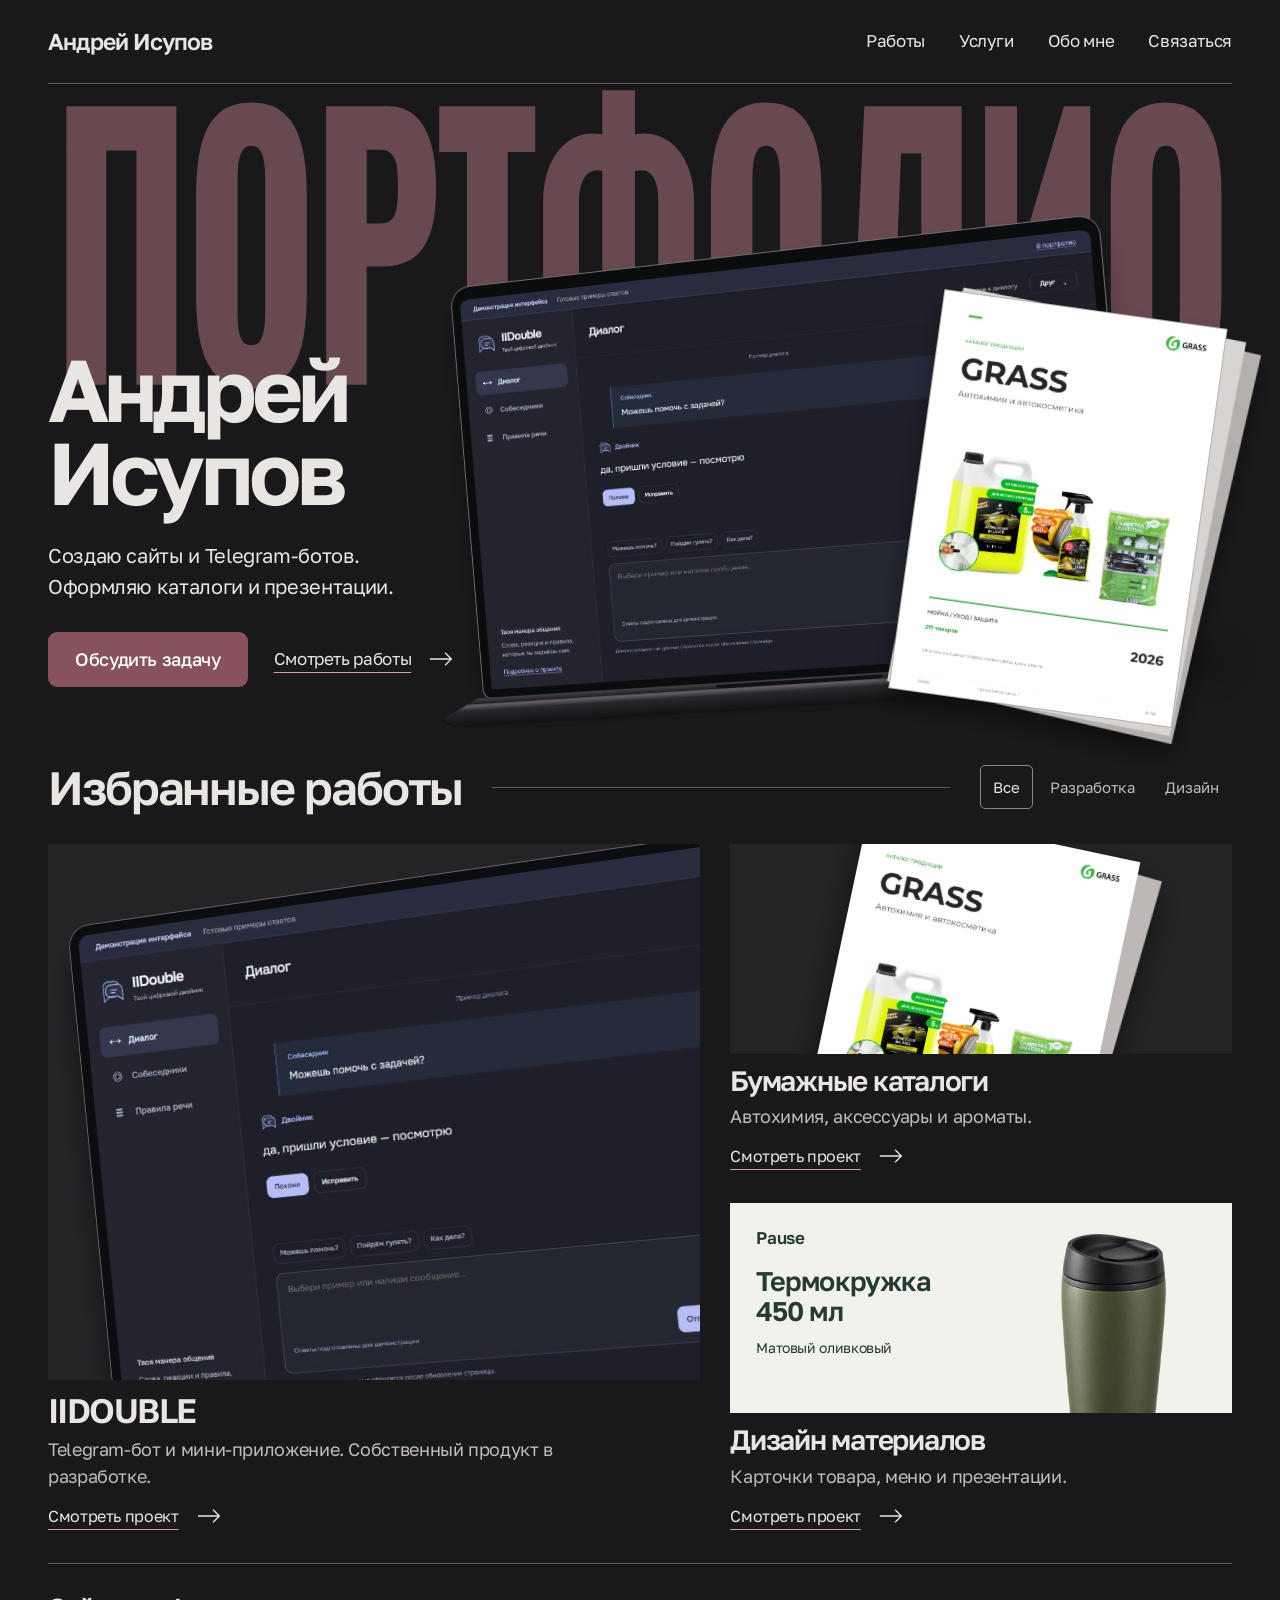
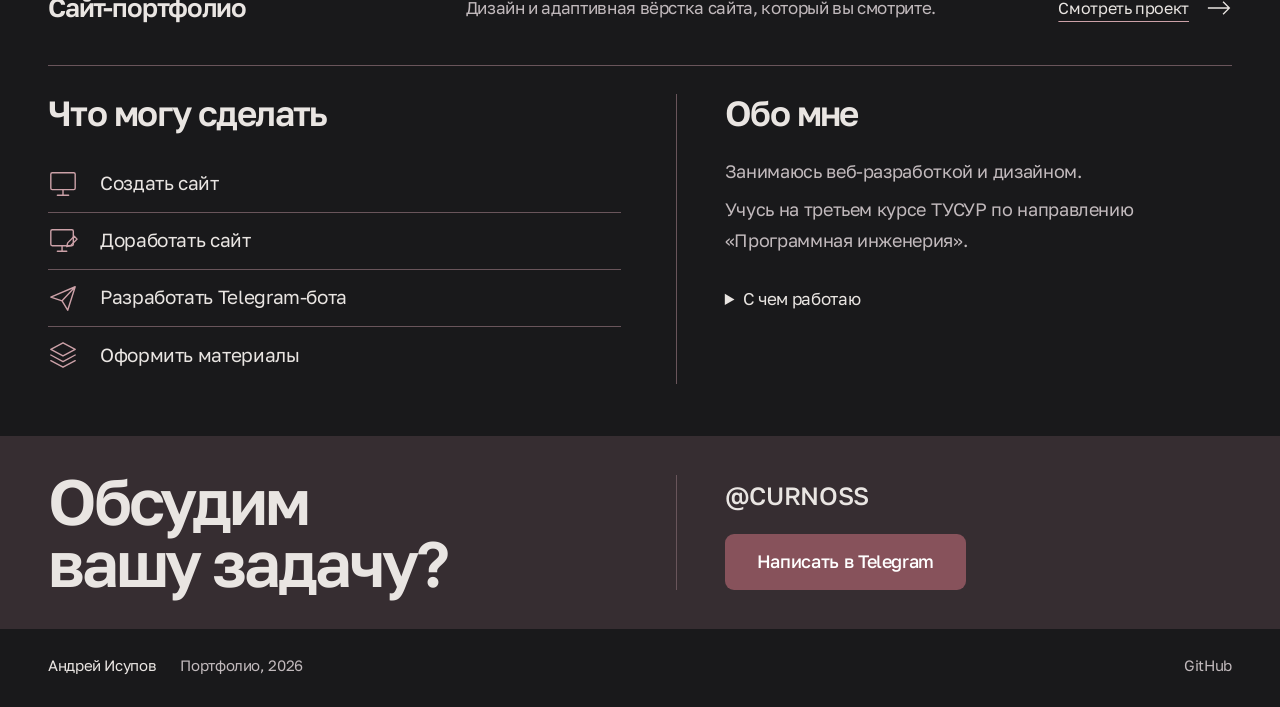
<file: index.html>
<!doctype html>
<html lang="ru">
<head>
  <meta charset="utf-8"><meta name="viewport" content="width=device-width,initial-scale=1">
  <script>document.documentElement.classList.add('js')</script>
  <meta name="description" content="Разработка сайтов и Telegram-ботов, бумажные каталоги, презентации, меню и карточки товара. Работы Андрея Исупова."><meta name="theme-color" content="#19191B">
  <meta property="og:title" content="Андрей Исупов — сайты, боты и дизайн материалов"><meta property="og:description" content="Разработка сайтов и Telegram-ботов, бумажные каталоги, презентации, меню и карточки товара. Работы Андрея Исупова."><meta property="og:type" content="website"><meta property="og:url" content="https://racrut0.github.io/"><meta property="og:image" content="https://racrut0.github.io/assets/reconcept/share.jpg?v=20261108-dark1">
  <title>Андрей Исупов — сайты, боты и дизайн материалов</title><link rel="canonical" href="https://racrut0.github.io/">
  <link rel="icon" href="./assets/favicon.svg?v=5" type="image/svg+xml">
  <link rel="preload" href="./assets/oswald.ttf" as="font" type="font/ttf" crossorigin>
  <link rel="preload" href="./assets/golos-text.ttf" as="font" type="font/ttf" crossorigin>
  <link rel="stylesheet" href="./style.css?v=20261108-dark1">
  <script src="./script.js?v=20261108-dark1-dark1" defer></script>
</head>
<body class="home-page">
<a class="skip-link" href="#main">Перейти к содержимому</a>
<header class="site-header shell">
  <a class="wordmark" href="./" aria-label="Андрей Исупов — главная">Андрей Исупов</a>
  <nav class="main-nav" aria-label="Главное меню"><a href="./#work">Работы</a><a href="./#services">Услуги</a><a href="./#about">Обо мне</a><a href="./#contact">Связаться</a></nav>
</header>
<main id="main">
<section class="hero shell" aria-labelledby="hero-title">
  <div class="hero-title-backdrop" aria-hidden="true"><svg viewBox="0 0 1240 340" width="1240" height="340"><text x="5" y="315" textLength="1230" lengthAdjust="spacingAndGlyphs" fill="currentColor" style="font-family:Oswald,sans-serif;font-size:360px;font-weight:700;letter-spacing:-8px">ПОРТФОЛИО</text></svg></div>
  <div class="hero-copy">
    <h1 id="hero-title">Андрей<br>Исупов</h1>
    <p>Создаю сайты и Telegram-ботов.<br>Оформляю каталоги и презентации.</p>
    <div class="hero-actions"><a class="button button-primary" href="https://t.me/CURNOSS" target="_blank" rel="noopener">Обсудить задачу</a><a class="text-link" href="#work">Смотреть работы<svg viewBox="0 0 28 18" aria-hidden="true"><path d="M1 9h24M18 2l7 7-7 7"/></svg></a></div>
  </div>
  <div class="hero-art" role="group" aria-label="Примеры цифровых и печатных работ">
    <div class="laptop"><div class="laptop-screen"><img src="assets/reconcept/iidouble-dialogue.jpg" alt="Интерфейс диалога IIDOUBLE" width="1280" height="800" fetchpriority="high"></div><span class="laptop-base" aria-hidden="true"></span></div>
    <div class="hero-book"><img src="assets/catalogs/grass-cover.jpg" alt="Обложка бумажного каталога GRASS" width="983" height="1390"></div>
  </div>
</section>
<section class="works shell" id="work" aria-labelledby="work-title">
  <div class="section-heading"><h2 id="work-title">Избранные работы</h2><div class="work-filters" role="group" aria-label="Направление работы"><button type="button" data-filter="all" aria-pressed="true">Все</button><button type="button" data-filter="development" aria-pressed="false">Разработка</button><button type="button" data-filter="design" aria-pressed="false">Дизайн</button></div></div>
  <div class="work-grid">
    <article class="work-item work-bot" id="iidouble" data-work-kind="development" aria-labelledby="iidouble-title">
      <a class="work-visual" href="projects/iidouble/" aria-label="Смотреть проект: IIDOUBLE"><div class="project-screen"><img src="assets/reconcept/iidouble-dialogue.jpg" alt="Интерфейс Telegram-бота и мини-приложения IIDOUBLE" width="1280" height="800" loading="lazy"></div></a>
      <h3 id="iidouble-title">IIDOUBLE</h3><p>Telegram-бот и мини-приложение. Собственный продукт в разработке.</p><a class="text-link project-link" href="projects/iidouble/">Смотреть проект<svg viewBox="0 0 28 18" aria-hidden="true"><path d="M1 9h24M18 2l7 7-7 7"/></svg></a>
    </article>
    <article class="work-item work-catalogs" id="paper-catalogs" data-work-kind="design" aria-labelledby="paper-catalogs-title">
      <a class="work-visual" href="catalogs/" aria-label="Смотреть проект: Бумажные каталоги"><div class="catalog-display"><img src="assets/catalogs/grass-cover.jpg" alt="Обложка каталога GRASS" width="983" height="1390" loading="lazy"></div></a>
      <h3 id="paper-catalogs-title">Бумажные каталоги</h3><p>Автохимия, аксессуары и ароматы.</p><a class="text-link project-link" href="catalogs/">Смотреть проект<svg viewBox="0 0 28 18" aria-hidden="true"><path d="M1 9h24M18 2l7 7-7 7"/></svg></a>
    </article>
    <article class="work-item work-design" id="design" data-work-kind="design" aria-labelledby="design-title">
      <a class="work-visual" href="design/" aria-label="Смотреть проект: Дизайн материалов"><div class="design-preview"><div class="design-preview-copy"><span>Pause</span><strong>Термокружка<br>450 мл</strong><small>Матовый оливковый</small></div><img src="assets/design/mug-cutout.png" alt="Оливковая термокружка из демонстрационной серии карточек товара" width="1024" height="1536" loading="lazy"></div></a>
      <h3 id="design-title">Дизайн материалов</h3><p>Карточки товара, меню и презентации.</p><a class="text-link project-link" href="design/">Смотреть проект<svg viewBox="0 0 28 18" aria-hidden="true"><path d="M1 9h24M18 2l7 7-7 7"/></svg></a>
    </article>
    <article class="work-item work-website" id="website" data-work-kind="development" aria-labelledby="website-title">
      <h3 id="website-title">Сайт-портфолио</h3><p>Дизайн и адаптивная вёрстка сайта, который вы смотрите.</p><a class="text-link project-link" href="projects/portfolio/">Смотреть проект<svg viewBox="0 0 28 18" aria-hidden="true"><path d="M1 9h24M18 2l7 7-7 7"/></svg></a>
    </article>
  </div>
  <p class="filter-status sr-only" aria-live="polite" id="filter-status">Показаны все 4 проекта.</p>
</section>
<section class="about-section shell" aria-label="Услуги и информация обо мне">
  <div class="service-overview" id="services"><h2>Что могу сделать</h2><ul><li><svg viewBox="0 0 32 32" aria-hidden="true"><rect x="3" y="4" width="26" height="18" rx="1.5"/><path d="M16 22v6M10 28h12"/></svg><span>Создать сайт</span></li><li><svg viewBox="0 0 32 32" aria-hidden="true"><rect x="3" y="4" width="24" height="17" rx="1.5"/><path d="M15 21v6M10 27h10M21 18l7-7 3 3-7 7-4 1Z"/></svg><span>Доработать сайт</span></li><li><svg viewBox="0 0 32 32" aria-hidden="true"><path d="M3 15 29 4l-8 25-6-10-12-4Zm12 4L29 4"/></svg><span>Разработать Telegram-бота</span></li><li><svg viewBox="0 0 32 32" aria-hidden="true"><path d="m3 10 13-7 13 7-13 7-13-7Zm0 6 13 7 13-7M3 22l13 7 13-7"/></svg><span>Оформить материалы</span></li></ul></div>
  <div class="about-copy" id="about"><h2 id="about-title">Обо мне</h2><p>Занимаюсь веб-разработкой и дизайном.</p><p>Учусь на третьем курсе ТУСУР по направлению «Программная инженерия».</p><details class="toolbox"><summary>С чем работаю</summary><dl><div><dt>Интерфейсы</dt><dd>HTML, CSS, JavaScript, React</dd></div><div><dt>Сервер и данные</dt><dd>PHP, Symfony, Python, FastAPI, MySQL</dd></div><div><dt>Материалы</dt><dd>PDF, презентации, Git</dd></div></dl></details></div>
</section>
</main>
<section class="contact contact-home" id="contact" aria-labelledby="contact-title"><div class="contact-inner shell">
  <h2 id="contact-title">Обсудим<br>вашу задачу?</h2>
  <div class="contact-action"><a class="contact-handle" href="https://t.me/CURNOSS" target="_blank" rel="noopener">@CURNOSS</a><a class="button button-primary" href="https://t.me/CURNOSS" target="_blank" rel="noopener">Написать в Telegram</a></div>
</div></section>
<footer class="site-footer shell"><span>Андрей Исупов</span><span>Портфолио, 2026</span><a href="https://github.com/racrut0" target="_blank" rel="noopener">GitHub</a></footer>
</body></html>
</file>
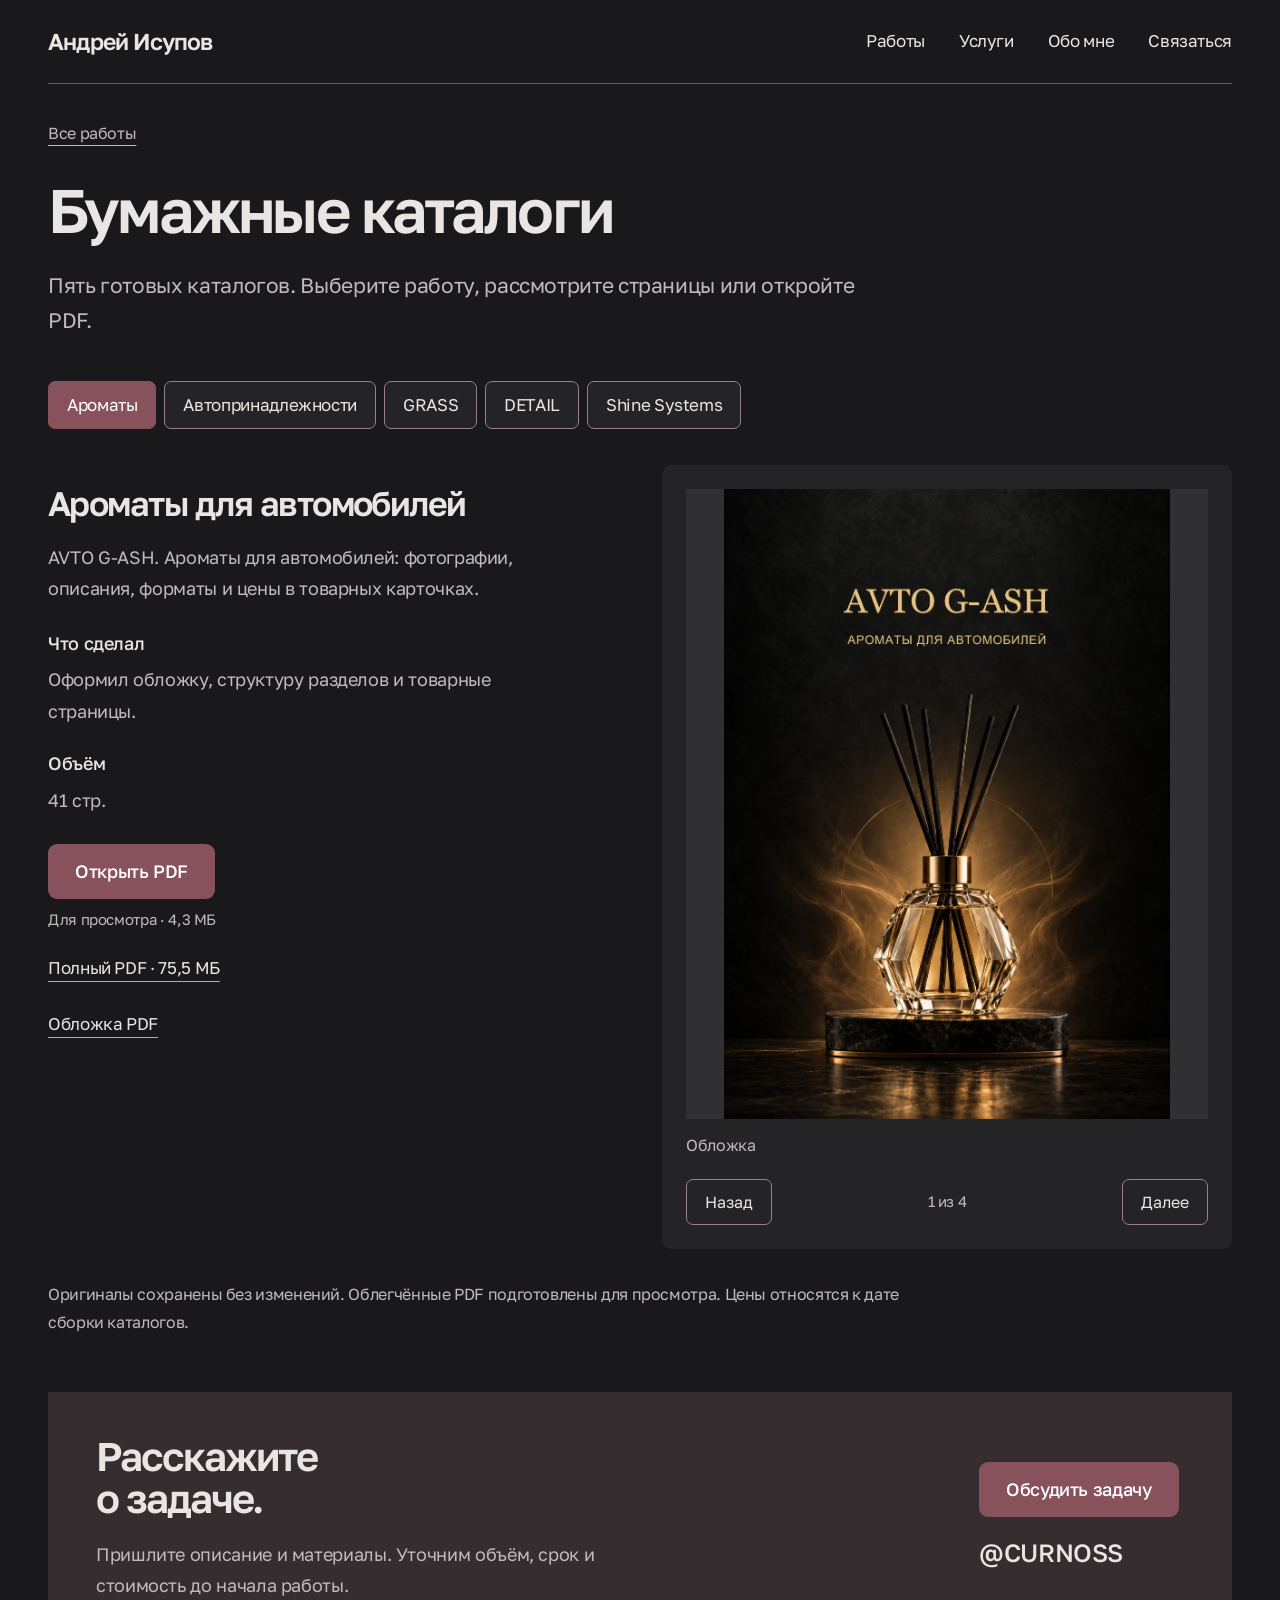
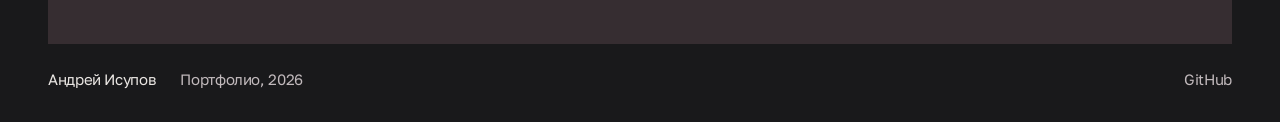
<file: catalogs/index.html>
<!doctype html>
<html lang="ru">
<head>
  <meta charset="utf-8"><meta name="viewport" content="width=device-width,initial-scale=1">
  <script>document.documentElement.classList.add('js')</script>
  <meta name="description" content="Пять каталогов продукции: обложки, страницы, облегчённые и полные PDF."><meta name="theme-color" content="#19191B">
  <meta property="og:title" content="Бумажные каталоги — Андрей Исупов"><meta property="og:description" content="Пять каталогов продукции: обложки, страницы, облегчённые и полные PDF."><meta property="og:type" content="website"><meta property="og:url" content="https://racrut0.github.io/catalogs/"><meta property="og:image" content="https://racrut0.github.io/assets/reconcept/share.jpg?v=20261108-dark1">
  <title>Бумажные каталоги — Андрей Исупов</title><link rel="canonical" href="https://racrut0.github.io/catalogs/">
  <link rel="icon" href="../assets/favicon.svg?v=5" type="image/svg+xml">
  <link rel="preload" href="../assets/golos-text.ttf" as="font" type="font/ttf" crossorigin>
  <link rel="stylesheet" href="../style.css?v=20261108-dark1">
  <script src="../script.js?v=20261108-dark1-dark1" defer></script>
</head>
<body class="inner-page">
<a class="skip-link" href="#main">Перейти к содержимому</a>
<header class="site-header shell">
  <a class="wordmark" href="../" aria-label="Андрей Исупов — главная">Андрей Исупов</a>
  <nav class="main-nav" aria-label="Главное меню"><a href="../#work">Работы</a><a href="../#services">Услуги</a><a href="../#about">Обо мне</a><a href="../#contact">Связаться</a></nav>
</header>
<main id="main"><div class="case-page shell"><a class="back-link" href="../#paper-catalogs">Все работы</a><section class="case-intro"><h1>Бумажные каталоги</h1><p class="case-lead">Пять готовых каталогов. Выберите работу, рассмотрите страницы или откройте PDF.</p></section><div class="switcher catalog-switcher" data-switcher><nav class="folder-nav" aria-label="Выбрать каталог"><a href="#avto-aromas" data-switch-link="avto-aromas">Ароматы</a><a href="#avto-accessories" data-switch-link="avto-accessories">Автопринадлежности</a><a href="#grass" data-switch-link="grass">GRASS</a><a href="#detail" data-switch-link="detail">DETAIL</a><a href="#shine-systems" data-switch-link="shine-systems">Shine Systems</a></nav><section class="catalog-panel" id="avto-aromas" data-switch-panel><div class="catalog-copy"><h2>Ароматы для автомобилей</h2><p>AVTO G-ASH. Ароматы для автомобилей: фотографии, описания, форматы и цены в товарных карточках.</p><dl class="catalog-facts"><div><dt>Что сделал</dt><dd>Оформил обложку, структуру разделов и товарные страницы.</dd></div><div><dt>Объём</dt><dd>41 стр.</dd></div></dl><div class="catalog-downloads"><a class="button button-primary" href="previews/avto-aromas-preview.pdf" target="_blank" rel="noopener">Открыть PDF</a><span>Для просмотра · 4,3 МБ</span><a class="text-link" href="avto-aromas.pdf" target="_blank" rel="noopener">Полный PDF · 75,5 МБ</a><a class="text-link" href="avto-aromas-cover.pdf" target="_blank" rel="noopener">Обложка PDF</a></div></div><div class="gallery paper-gallery" data-gallery role="region" aria-label="Страницы каталога Ароматы для автомобилей" tabindex="0"><figure data-slide ><a href="../assets/catalogs/avto-aromas-cover.jpg" target="_blank" rel="noopener"><img src="../assets/catalogs/avto-aromas-cover.jpg" alt="Обложка каталога Ароматы для автомобилей" width="983" height="1390" loading="lazy"></a><figcaption>Обложка</figcaption></figure><figure data-slide hidden><a href="../assets/catalogs/avto-aromas-page.jpg" target="_blank" rel="noopener"><img src="../assets/catalogs/avto-aromas-page.jpg" alt="Товарная страница каталога Ароматы для автомобилей" width="983" height="1390" loading="lazy"></a><figcaption>Пример товарной страницы</figcaption></figure><figure data-slide hidden><a href="../assets/catalogs/avto-aromas-preview-page-9.jpg" target="_blank" rel="noopener"><img src="../assets/catalogs/avto-aromas-preview-page-9.jpg" alt="Страница 9 каталога Ароматы для автомобилей" width="1400" height="1980" loading="lazy"></a><figcaption>Страница 9</figcaption></figure><figure data-slide hidden><a href="../assets/catalogs/avto-aromas-preview-page-21.jpg" target="_blank" rel="noopener"><img src="../assets/catalogs/avto-aromas-preview-page-21.jpg" alt="Страница 21 каталога Ароматы для автомобилей" width="1400" height="1980" loading="lazy"></a><figcaption>Страница 21</figcaption></figure><div class="gallery-controls"><button type="button" data-gallery-prev aria-label="Предыдущая страница">Назад</button><span data-gallery-count aria-live="polite">1 из 4</span><button type="button" data-gallery-next aria-label="Следующая страница">Далее</button></div></div></section><section class="catalog-panel" id="avto-accessories" data-switch-panel><div class="catalog-copy"><h2>Авто&shy;принадлежности</h2><p>AVTO G-ASH. Автопринадлежности с разделами и горизонтальными карточками товаров.</p><dl class="catalog-facts"><div><dt>Что сделал</dt><dd>Оформил обложку, структуру разделов и товарные страницы.</dd></div><div><dt>Объём</dt><dd>62 стр.</dd></div></dl><div class="catalog-downloads"><a class="button button-primary" href="previews/avto-accessories-preview.pdf" target="_blank" rel="noopener">Открыть PDF</a><span>Для просмотра · 2,9 МБ</span><a class="text-link" href="avto-accessories.pdf" target="_blank" rel="noopener">Полный PDF · 71,8 МБ</a><a class="text-link" href="avto-accessories-cover.pdf" target="_blank" rel="noopener">Обложка PDF</a></div></div><div class="gallery paper-gallery" data-gallery role="region" aria-label="Страницы каталога Автопринадлежности" tabindex="0"><figure data-slide ><a href="../assets/catalogs/avto-accessories-cover.jpg" target="_blank" rel="noopener"><img src="../assets/catalogs/avto-accessories-cover.jpg" alt="Обложка каталога Автопринадлежности" width="983" height="1390" loading="lazy"></a><figcaption>Обложка</figcaption></figure><figure data-slide hidden><a href="../assets/catalogs/avto-accessories-page.jpg" target="_blank" rel="noopener"><img src="../assets/catalogs/avto-accessories-page.jpg" alt="Товарная страница каталога Автопринадлежности" width="983" height="1390" loading="lazy"></a><figcaption>Пример товарной страницы</figcaption></figure><figure data-slide hidden><a href="../assets/catalogs/avto-accessories-preview-page-9.jpg" target="_blank" rel="noopener"><img src="../assets/catalogs/avto-accessories-preview-page-9.jpg" alt="Страница 9 каталога Автопринадлежности" width="1400" height="1980" loading="lazy"></a><figcaption>Страница 9</figcaption></figure><figure data-slide hidden><a href="../assets/catalogs/avto-accessories-preview-page-32.jpg" target="_blank" rel="noopener"><img src="../assets/catalogs/avto-accessories-preview-page-32.jpg" alt="Страница 32 каталога Автопринадлежности" width="1400" height="1980" loading="lazy"></a><figcaption>Страница 32</figcaption></figure><div class="gallery-controls"><button type="button" data-gallery-prev aria-label="Предыдущая страница">Назад</button><span data-gallery-count aria-live="polite">1 из 4</span><button type="button" data-gallery-next aria-label="Следующая страница">Далее</button></div></div></section><section class="catalog-panel" id="grass" data-switch-panel><div class="catalog-copy"><h2>GRASS</h2><p>Автохимия и автокосметика: фотографии продукции, описания, артикулы и цены.</p><dl class="catalog-facts"><div><dt>Что сделал</dt><dd>Оформил обложку, структуру разделов и товарные страницы.</dd></div><div><dt>Объём</dt><dd>57 стр.</dd></div></dl><div class="catalog-downloads"><a class="button button-primary" href="previews/grass-preview.pdf" target="_blank" rel="noopener">Открыть PDF</a><span>Для просмотра · 4,0 МБ</span><a class="text-link" href="grass.pdf" target="_blank" rel="noopener">Полный PDF · 41,1 МБ</a></div></div><div class="gallery paper-gallery" data-gallery role="region" aria-label="Страницы каталога GRASS" tabindex="0"><figure data-slide ><a href="../assets/catalogs/grass-cover.jpg" target="_blank" rel="noopener"><img src="../assets/catalogs/grass-cover.jpg" alt="Обложка каталога GRASS" width="983" height="1390" loading="lazy"></a><figcaption>Обложка</figcaption></figure><figure data-slide hidden><a href="../assets/catalogs/grass-page-4.jpg" target="_blank" rel="noopener"><img src="../assets/catalogs/grass-page-4.jpg" alt="Товарная страница каталога GRASS" width="983" height="1390" loading="lazy"></a><figcaption>Пример товарной страницы</figcaption></figure><figure data-slide hidden><a href="../assets/catalogs/grass-preview-page-9.jpg" target="_blank" rel="noopener"><img src="../assets/catalogs/grass-preview-page-9.jpg" alt="Страница 9 каталога GRASS" width="1400" height="1980" loading="lazy"></a><figcaption>Страница 9</figcaption></figure><figure data-slide hidden><a href="../assets/catalogs/grass-preview-page-29.jpg" target="_blank" rel="noopener"><img src="../assets/catalogs/grass-preview-page-29.jpg" alt="Страница 29 каталога GRASS" width="1400" height="1980" loading="lazy"></a><figcaption>Страница 29</figcaption></figure><div class="gallery-controls"><button type="button" data-gallery-prev aria-label="Предыдущая страница">Назад</button><span data-gallery-count aria-live="polite">1 из 4</span><button type="button" data-gallery-next aria-label="Следующая страница">Далее</button></div></div></section><section class="catalog-panel" id="detail" data-switch-panel><div class="catalog-copy"><h2>DETAIL</h2><p>Средства и аксессуары для детейлинга. Товарная сетка с характеристиками и ценами.</p><dl class="catalog-facts"><div><dt>Что сделал</dt><dd>Оформил обложку, структуру разделов и товарные страницы.</dd></div><div><dt>Объём</dt><dd>44 стр.</dd></div></dl><div class="catalog-downloads"><a class="button button-primary" href="previews/detail-preview.pdf" target="_blank" rel="noopener">Открыть PDF</a><span>Для просмотра · 2,8 МБ</span><a class="text-link" href="detail.pdf" target="_blank" rel="noopener">Полный PDF · 15,5 МБ</a></div></div><div class="gallery paper-gallery" data-gallery role="region" aria-label="Страницы каталога DETAIL" tabindex="0"><figure data-slide ><a href="../assets/catalogs/detail-cover.jpg" target="_blank" rel="noopener"><img src="../assets/catalogs/detail-cover.jpg" alt="Обложка каталога DETAIL" width="983" height="1390" loading="lazy"></a><figcaption>Обложка</figcaption></figure><figure data-slide hidden><a href="../assets/catalogs/detail-page-4.jpg" target="_blank" rel="noopener"><img src="../assets/catalogs/detail-page-4.jpg" alt="Товарная страница каталога DETAIL" width="983" height="1390" loading="lazy"></a><figcaption>Пример товарной страницы</figcaption></figure><figure data-slide hidden><a href="../assets/catalogs/detail-preview-page-9.jpg" target="_blank" rel="noopener"><img src="../assets/catalogs/detail-preview-page-9.jpg" alt="Страница 9 каталога DETAIL" width="1400" height="1980" loading="lazy"></a><figcaption>Страница 9</figcaption></figure><figure data-slide hidden><a href="../assets/catalogs/detail-preview-page-23.jpg" target="_blank" rel="noopener"><img src="../assets/catalogs/detail-preview-page-23.jpg" alt="Страница 23 каталога DETAIL" width="1400" height="1980" loading="lazy"></a><figcaption>Страница 23</figcaption></figure><div class="gallery-controls"><button type="button" data-gallery-prev aria-label="Предыдущая страница">Назад</button><span data-gallery-count aria-live="polite">1 из 4</span><button type="button" data-gallery-next aria-label="Следующая страница">Далее</button></div></div></section><section class="catalog-panel" id="shine-systems" data-switch-panel><div class="catalog-copy"><h2>Shine Systems</h2><p>Каталог продукции с разделами, фотографиями и таблицами вариантов товара.</p><dl class="catalog-facts"><div><dt>Что сделал</dt><dd>Оформил обложку, структуру разделов и товарные страницы.</dd></div><div><dt>Объём</dt><dd>70 стр.</dd></div></dl><div class="catalog-downloads"><a class="button button-primary" href="previews/shine-systems-preview.pdf" target="_blank" rel="noopener">Открыть PDF</a><span>Для просмотра · 4,3 МБ</span><a class="text-link" href="shine-systems.pdf" target="_blank" rel="noopener">Полный PDF · 41,7 МБ</a></div></div><div class="gallery paper-gallery" data-gallery role="region" aria-label="Страницы каталога Shine Systems" tabindex="0"><figure data-slide ><a href="../assets/catalogs/shine-systems-cover.jpg" target="_blank" rel="noopener"><img src="../assets/catalogs/shine-systems-cover.jpg" alt="Обложка каталога Shine Systems" width="983" height="1390" loading="lazy"></a><figcaption>Обложка</figcaption></figure><figure data-slide hidden><a href="../assets/catalogs/shine-systems-page-4.jpg" target="_blank" rel="noopener"><img src="../assets/catalogs/shine-systems-page-4.jpg" alt="Товарная страница каталога Shine Systems" width="983" height="1390" loading="lazy"></a><figcaption>Пример товарной страницы</figcaption></figure><figure data-slide hidden><a href="../assets/catalogs/shine-systems-preview-page-9.jpg" target="_blank" rel="noopener"><img src="../assets/catalogs/shine-systems-preview-page-9.jpg" alt="Страница 9 каталога Shine Systems" width="1400" height="1980" loading="lazy"></a><figcaption>Страница 9</figcaption></figure><figure data-slide hidden><a href="../assets/catalogs/shine-systems-preview-page-36.jpg" target="_blank" rel="noopener"><img src="../assets/catalogs/shine-systems-preview-page-36.jpg" alt="Страница 36 каталога Shine Systems" width="1400" height="1980" loading="lazy"></a><figcaption>Страница 36</figcaption></figure><div class="gallery-controls"><button type="button" data-gallery-prev aria-label="Предыдущая страница">Назад</button><span data-gallery-count aria-live="polite">1 из 4</span><button type="button" data-gallery-next aria-label="Следующая страница">Далее</button></div></div></section></div><p class="concept-note archive-note">Оригиналы сохранены без изменений. Облегчённые PDF подготовлены для просмотра. Цены относятся к дате сборки каталогов.</p></div></main>
<section class="contact shell " id="contact" aria-labelledby="contact-title">
  <div><h2 id="contact-title">Расскажите<br>о задаче.</h2><p>Пришлите описание и материалы. Уточним объём, срок и стоимость до начала работы.</p></div>
  <div class="contact-action"><a class="button button-light" href="https://t.me/CURNOSS" target="_blank" rel="noopener">Обсудить задачу</a><span>@CURNOSS</span></div>
</section>
<footer class="site-footer shell"><span>Андрей Исупов</span><span>Портфолио, 2026</span><a href="https://github.com/racrut0" target="_blank" rel="noopener">GitHub</a></footer>
</body></html>
</file>
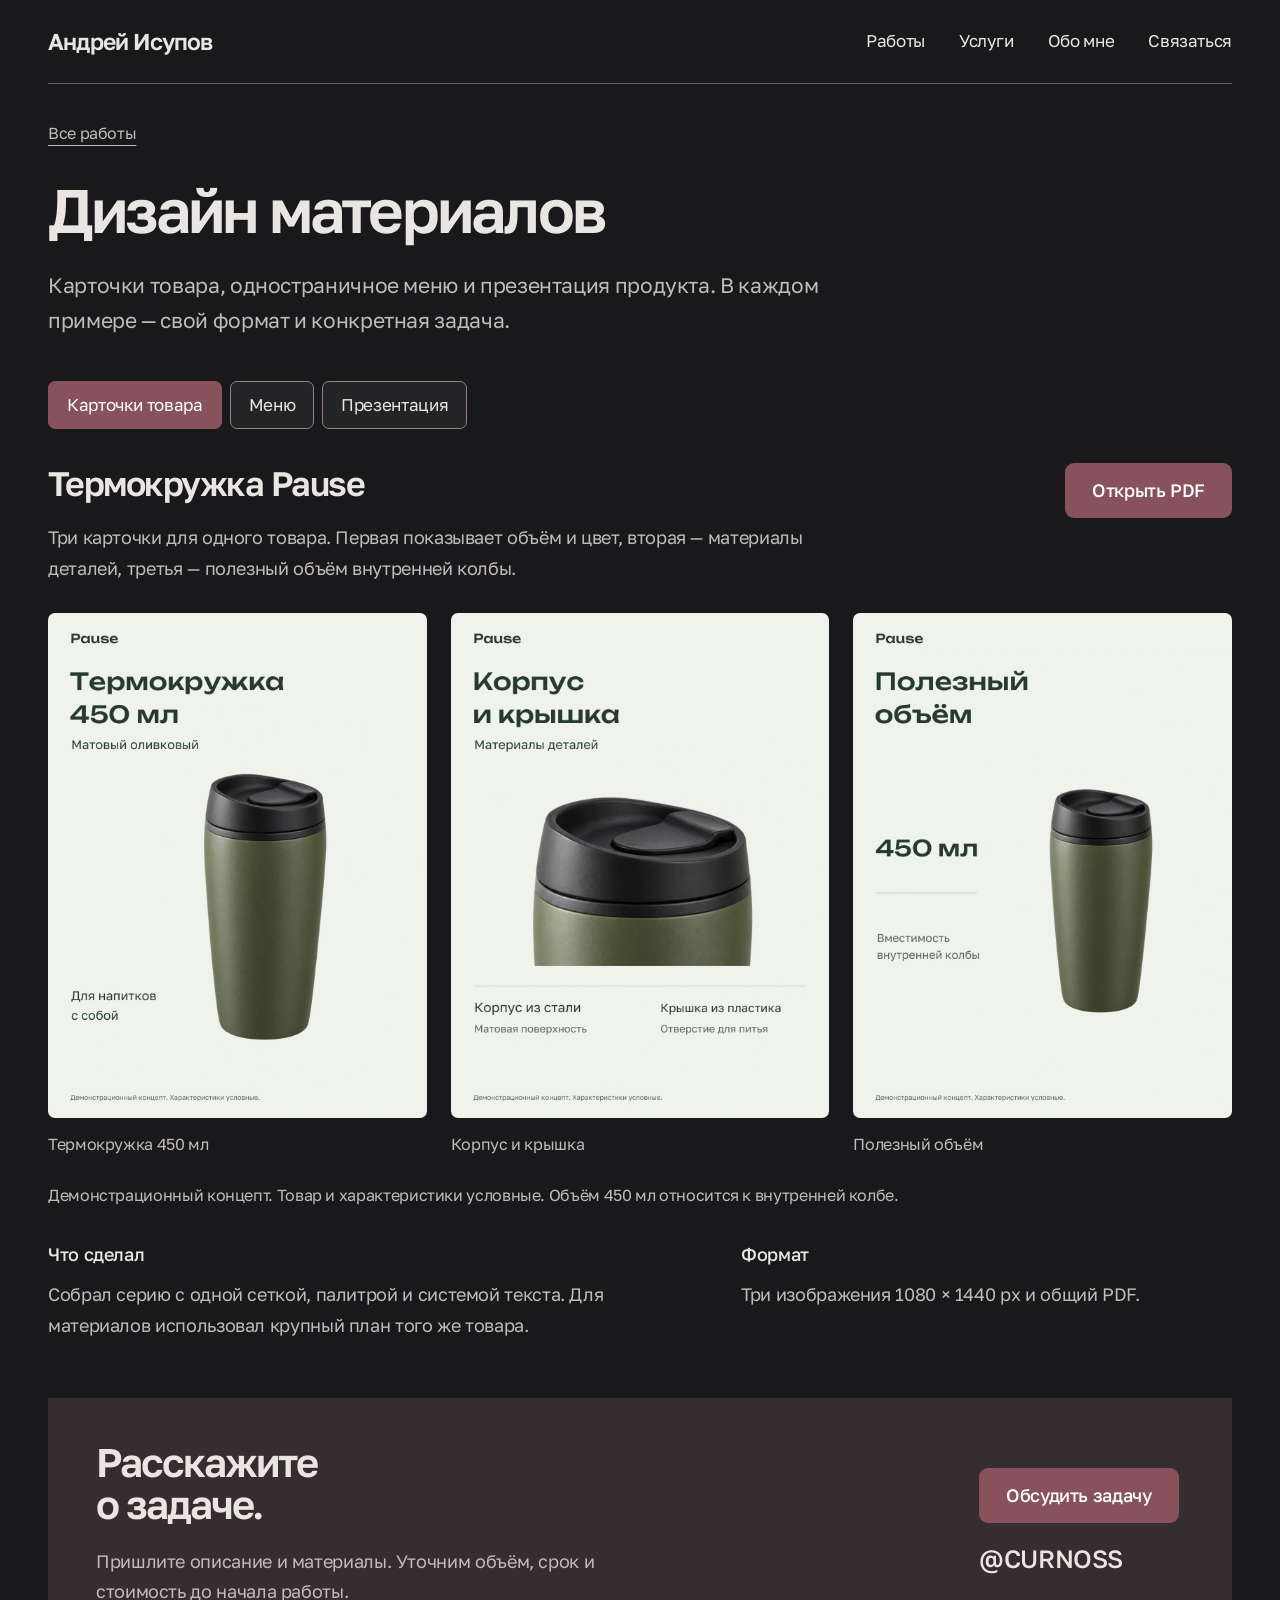
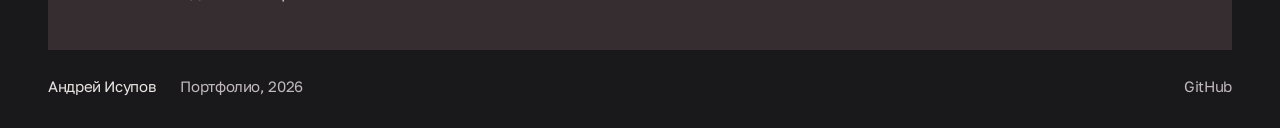
<file: design/index.html>
<!doctype html>
<html lang="ru">
<head>
  <meta charset="utf-8"><meta name="viewport" content="width=device-width,initial-scale=1">
  <script>document.documentElement.classList.add('js')</script>
  <meta name="description" content="Карточки товара, меню и презентация: конкретные задачи, примеры и готовые файлы."><meta name="theme-color" content="#19191B">
  <meta property="og:title" content="Дизайн материалов — Андрей Исупов"><meta property="og:description" content="Карточки товара, меню и презентация: конкретные задачи, примеры и готовые файлы."><meta property="og:type" content="website"><meta property="og:url" content="https://racrut0.github.io/design/"><meta property="og:image" content="https://racrut0.github.io/assets/reconcept/share.jpg?v=20261108-dark1">
  <title>Дизайн материалов — Андрей Исупов</title><link rel="canonical" href="https://racrut0.github.io/design/">
  <link rel="icon" href="../assets/favicon.svg?v=5" type="image/svg+xml">
  <link rel="preload" href="../assets/golos-text.ttf" as="font" type="font/ttf" crossorigin>
  <link rel="stylesheet" href="../style.css?v=20261108-dark1">
  <script src="../script.js?v=20261108-dark1-dark1" defer></script>
</head>
<body class="inner-page">
<a class="skip-link" href="#main">Перейти к содержимому</a>
<header class="site-header shell">
  <a class="wordmark" href="../" aria-label="Андрей Исупов — главная">Андрей Исупов</a>
  <nav class="main-nav" aria-label="Главное меню"><a href="../#work">Работы</a><a href="../#services">Услуги</a><a href="../#about">Обо мне</a><a href="../#contact">Связаться</a></nav>
</header>
<main id="main"><div class="case-page shell"><a class="back-link" href="../#design">Все работы</a><section class="case-intro"><h1>Дизайн материалов</h1><p class="case-lead">Карточки товара, одностраничное меню и презентация продукта. В каждом примере — свой формат и конкретная задача.</p></section><div class="switcher" data-switcher><nav class="folder-nav" aria-label="Формат материала"><a href="#cards" data-switch-link="cards">Карточки товара</a><a href="#menu" data-switch-link="menu">Меню</a><a href="#presentation" data-switch-link="presentation">Презентация</a></nav><section class="material-panel" id="cards" data-switch-panel><div class="material-heading"><div><h2>Термокружка Pause</h2><p>Три карточки для одного товара. Первая показывает объём и цвет, вторая — материалы деталей, третья — полезный объём внутренней колбы.</p></div><a class="button button-primary" href="files/product-cards.pdf?v=3" target="_blank" rel="noopener">Открыть PDF</a></div><div class="product-series gallery" data-gallery data-gallery-mobile role="region" aria-label="Карточки термокружки" tabindex="0"><figure data-slide><a href="../assets/reconcept/product-card-1.png?v=3" target="_blank" rel="noopener"><img src="../assets/reconcept/product-card-1.webp?v=3" alt="Карточка термокружки: Термокружка 450 мл" width="1080" height="1440" loading="lazy"></a><figcaption>Термокружка 450 мл</figcaption></figure><figure data-slide><a href="../assets/reconcept/product-card-2.png?v=3" target="_blank" rel="noopener"><img src="../assets/reconcept/product-card-2.webp?v=3" alt="Карточка термокружки: Корпус и крышка" width="1080" height="1440" loading="lazy"></a><figcaption>Корпус и крышка</figcaption></figure><figure data-slide><a href="../assets/reconcept/product-card-3.png?v=3" target="_blank" rel="noopener"><img src="../assets/reconcept/product-card-3.webp?v=3" alt="Карточка термокружки: Полезный объём" width="1080" height="1440" loading="lazy"></a><figcaption>Полезный объём</figcaption></figure><div class="gallery-controls"><button type="button" data-gallery-prev aria-label="Предыдущая карточка">Назад</button><span data-gallery-count aria-live="polite">1 из 3</span><button type="button" data-gallery-next aria-label="Следующая карточка">Далее</button></div></div><p class="concept-note">Демонстрационный концепт. Товар и характеристики условные. Объём 450 мл относится к внутренней колбе.</p><dl class="material-facts"><div><dt>Что сделал</dt><dd>Собрал серию с одной сеткой, палитрой и системой текста. Для материалов использовал крупный план того же товара.</dd></div><div><dt>Формат</dt><dd>Три изображения 1080 × 1440 px и общий PDF.</dd></div></dl></section><section class="material-panel" id="menu" data-switch-panel><div class="material-heading"><div><h2>Меню кофейни «Пауза»</h2><p>Кофе, завтраки и десерты на одной странице A4. Названия, состав и цены выровнены по общей сетке.</p></div><a class="button button-primary" href="files/pauza-menu.pdf" target="_blank" rel="noopener">Открыть PDF</a></div><div class="menu-layout"><figure><a href="../assets/design/pauza-menu.png" target="_blank" rel="noopener"><img src="../assets/design/pauza-menu.webp" alt="Меню кофейни Пауза" width="1191" height="1684" loading="lazy"></a></figure><div><h3>Что сделал</h3><p>Разделил ассортимент на две колонки. Выделил категории и сезонный напиток, сохранил ровные колонки цен.</p><h3>Формат</h3><p>Одностраничный PDF с текстом и изображение для просмотра.</p><p class="concept-note">Демонстрационный концепт. Кофейня, ассортимент и цены вымышлены.</p></div></div></section><section class="material-panel" id="presentation" data-switch-panel><div class="material-heading"><div><h2>Презентация IIDOUBLE</h2><p>Шесть слайдов о продукте. Каждый раскрывает отдельную тему: данные владельца, контекст собеседника, исправления, память и проверку сходства.</p></div><div class="download-actions"><a class="button button-primary" href="files/IIDOUBLE-presentation.pdf?v=2" target="_blank" rel="noopener">Открыть PDF</a><a class="text-link" href="files/IIDOUBLE-presentation.pptx?v=2" download>Скачать PPTX</a></div></div><div class="gallery presentation-gallery" data-gallery role="region" aria-label="Слайды презентации IIDOUBLE" tabindex="0"><figure data-slide ><a href="../assets/reconcept/iidouble-slide-1.webp" target="_blank" rel="noopener"><img src="../assets/reconcept/iidouble-slide-1.webp" alt="Слайд 1: Идея проекта" width="1920" height="1080" loading="lazy"></a><figcaption>Идея проекта</figcaption></figure><figure data-slide hidden><a href="../assets/reconcept/iidouble-slide-2.webp" target="_blank" rel="noopener"><img src="../assets/reconcept/iidouble-slide-2.webp" alt="Слайд 2: Данные владельца" width="1920" height="1080" loading="lazy"></a><figcaption>Данные владельца</figcaption></figure><figure data-slide hidden><a href="../assets/reconcept/iidouble-slide-3.webp" target="_blank" rel="noopener"><img src="../assets/reconcept/iidouble-slide-3.webp" alt="Слайд 3: Контекст собеседника" width="1920" height="1080" loading="lazy"></a><figcaption>Контекст собеседника</figcaption></figure><figure data-slide hidden><a href="../assets/reconcept/iidouble-slide-4.webp" target="_blank" rel="noopener"><img src="../assets/reconcept/iidouble-slide-4.webp" alt="Слайд 4: Исправление ответа" width="1920" height="1080" loading="lazy"></a><figcaption>Исправление ответа</figcaption></figure><figure data-slide hidden><a href="../assets/reconcept/iidouble-slide-5.webp" target="_blank" rel="noopener"><img src="../assets/reconcept/iidouble-slide-5.webp" alt="Слайд 5: Память проекта" width="1920" height="1080" loading="lazy"></a><figcaption>Память проекта</figcaption></figure><figure data-slide hidden><a href="../assets/reconcept/iidouble-slide-6.webp" target="_blank" rel="noopener"><img src="../assets/reconcept/iidouble-slide-6.webp" alt="Слайд 6: Проверка сходства" width="1920" height="1080" loading="lazy"></a><figcaption>Проверка сходства</figcaption></figure><div class="gallery-controls"><button type="button" data-gallery-prev aria-label="Предыдущий слайд">Назад</button><span data-gallery-count aria-live="polite">1 из 6</span><button type="button" data-gallery-next aria-label="Следующий слайд">Далее</button></div></div><dl class="material-facts"><div><dt>Что сделал</dt><dd>Разделил историю продукта на самостоятельные темы, оставил два разных фрагмента интерфейса и единое оформление слайдов.</dd></div><div><dt>Формат</dt><dd>Редактируемая презентация PPTX и PDF для просмотра.</dd></div></dl></section></div></div></main>
<section class="contact shell " id="contact" aria-labelledby="contact-title">
  <div><h2 id="contact-title">Расскажите<br>о задаче.</h2><p>Пришлите описание и материалы. Уточним объём, срок и стоимость до начала работы.</p></div>
  <div class="contact-action"><a class="button button-light" href="https://t.me/CURNOSS" target="_blank" rel="noopener">Обсудить задачу</a><span>@CURNOSS</span></div>
</section>
<footer class="site-footer shell"><span>Андрей Исупов</span><span>Портфолио, 2026</span><a href="https://github.com/racrut0" target="_blank" rel="noopener">GitHub</a></footer>
</body></html>
</file>
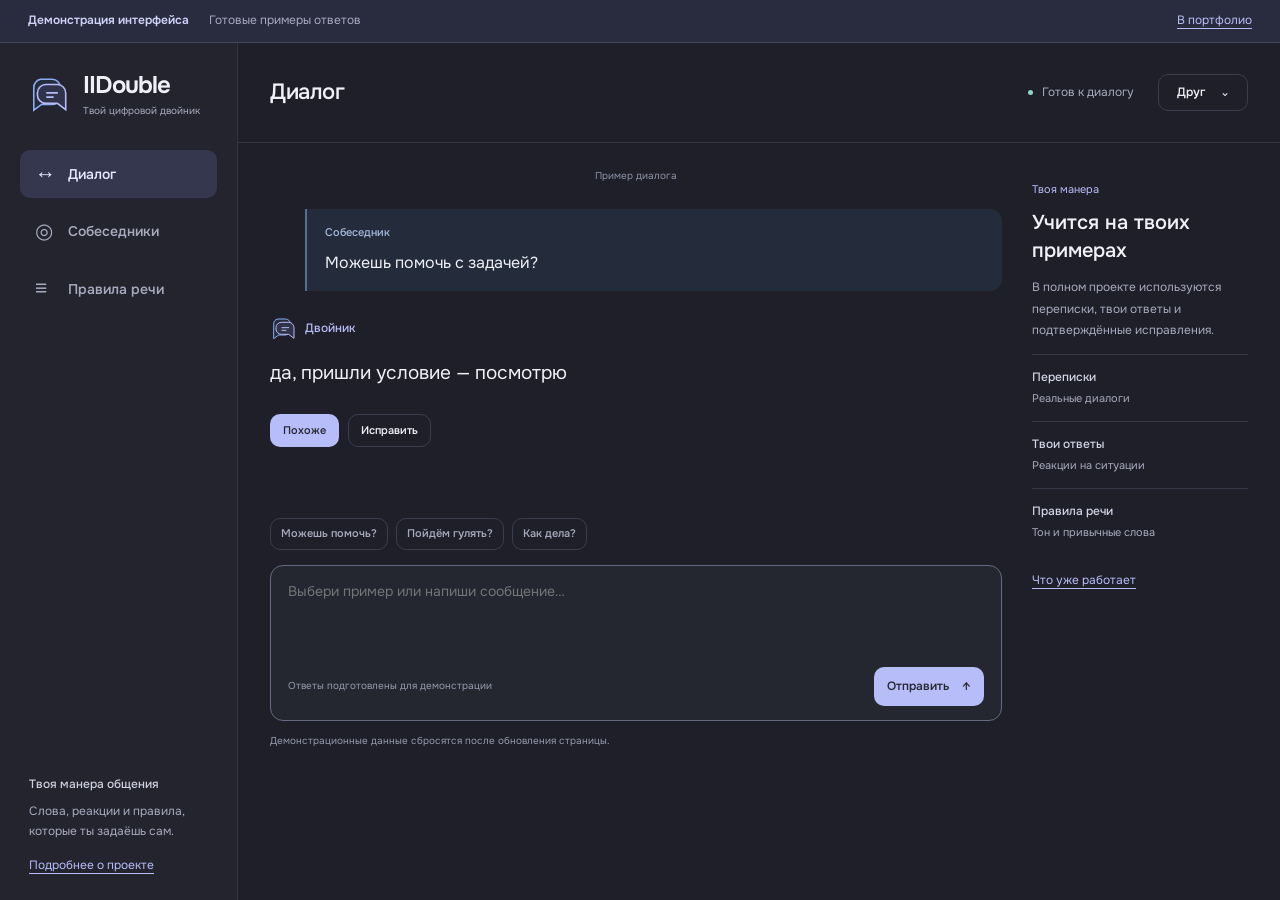
<file: iidouble-demo/index.html>
<!doctype html>
<html lang="ru">
<head>
  <meta charset="utf-8">
  <meta name="viewport" content="width=device-width,initial-scale=1">
  <meta name="description" content="Демонстрация интерфейса IIDOUBLE: примеры диалогов, выбор собеседника и исправление ответа.">
  <meta name="theme-color" content="#1e1f28">
  <title>IIDOUBLE — демонстрация интерфейса</title>
  <link rel="icon" href="../assets/favicon.svg" type="image/svg+xml">
  <link rel="stylesheet" href="demo.css?v=1">
  <script src="demo.js?v=1" defer></script>
</head>
<body>
  <svg class="svg-library" aria-hidden="true"><defs><symbol id="twin-mark" viewBox="0 0 42 42"><path d="M12 6h11a8 8 0 0 1 8 8v8a8 8 0 0 1-8 8H13l-7.5 5.5V14A8 8 0 0 1 12 6Z" fill="#252d3c" stroke="#8aadf4" stroke-width="1.5"/><path d="M17 11h11a8 8 0 0 1 8 8v16l-8-6H17a8 8 0 0 1-8-8v-2a8 8 0 0 1 8-8Z" fill="#303349" stroke="#b7bdf8" stroke-width="1.5"/><path d="M18 19h10M18 23h6" fill="none" stroke="#b7bdf8" stroke-width="1.5" stroke-linecap="round"/></symbol></defs></svg>
  <div class="demo-banner"><span>Демонстрация интерфейса</span><span>Готовые примеры ответов</span><a href="../#iidouble">В портфолио</a></div>
  <div class="demo-app">
    <aside class="demo-sidebar">
      <a class="brand" href="../projects/iidouble/"><svg aria-hidden="true"><use href="#twin-mark"/></svg><span><strong>IIDouble</strong><small>Твой цифровой двойник</small></span></a>
      <nav aria-label="Разделы демонстрации"><button data-view="chat" aria-current="page"><span aria-hidden="true">↔</span>Диалог</button><button data-view="people"><span aria-hidden="true">◎</span>Собеседники</button><button data-view="rules"><span aria-hidden="true">≡</span>Правила речи</button></nav>
      <div class="sidebar-note"><strong>Твоя манера общения</strong><p>Слова, реакции и правила, которые ты задаёшь сам.</p><a href="../projects/iidouble/">Подробнее о проекте</a></div>
    </aside>
    <main class="demo-main">
      <header class="workspace-header"><div><span class="mobile-brand">IIDouble</span><h1 id="viewTitle">Диалог</h1></div><div class="workspace-state"><span class="status-dot"></span><span id="status">Готов к диалогу</span><button id="personSwitch" class="person-switch">Друг <span aria-hidden="true">⌄</span></button></div></header>
      <div class="workspace">
        <section id="view-chat" class="view active" aria-label="Диалог с двойником">
          <div class="chat-content">
            <div class="thread" aria-live="polite">
              <div class="thread-date">Пример диалога</div>
              <div class="human-message"><span class="message-label">Собеседник</span><p id="question">Можешь помочь с задачей?</p></div>
              <div class="answer-block"><div class="answer-label"><svg aria-hidden="true"><use href="#twin-mark"/></svg><span>Двойник</span></div><p id="answer">да, пришли условие — посмотрю</p><textarea id="editAnswer" class="hidden" aria-label="Исправленный ответ" rows="3"></textarea><div class="feedback"><button id="likeAnswer">Похоже</button><button id="editButton" class="secondary">Исправить</button><button id="saveAnswer" class="hidden">Сохранить исправление</button></div><p id="feedbackStatus" class="feedback-status" role="status"></p></div>
            </div>
            <div class="example-prompts" aria-label="Примеры сообщений"><button data-prompt="Можешь помочь с задачей?">Можешь помочь?</button><button data-prompt="Пойдём сегодня гулять?">Пойдём гулять?</button><button data-prompt="Как у тебя дела?">Как дела?</button></div>
            <form id="chatForm" class="composer"><label for="chatText">Сообщение двойнику</label><textarea id="chatText" placeholder="Выбери пример или напиши сообщение…" rows="2"></textarea><div><span>Ответы подготовлены для демонстрации</span><button type="submit" id="sendButton">Отправить <span aria-hidden="true">↑</span></button></div></form>
            <p class="demo-footnote">Демонстрационные данные сбросятся после обновления страницы.</p>
          </div>
          <aside class="context"><span class="context-caption">Твоя манера</span><h2>Учится на твоих примерах</h2><p>В полном проекте используются переписки, твои ответы и подтверждённые исправления.</p><div><strong>Переписки</strong><span>Реальные диалоги</span></div><div><strong>Твои ответы</strong><span>Реакции на ситуации</span></div><div><strong>Правила речи</strong><span>Тон и привычные слова</span></div><a href="../projects/iidouble/">Что уже работает</a></aside>
        </section>
        <section id="view-people" class="view" aria-labelledby="peopleTitle"><div class="settings-copy"><h2 id="peopleTitle">С кем говорит двойник</h2><p>Для каждого собеседника — отдельный контекст и свои примеры общения.</p><div class="people-options"><button data-person="friend" aria-pressed="true"><strong>Друг</strong><span>Проще, короче, без формальностей</span></button><button data-person="colleague" aria-pressed="false"><strong>Коллега</strong><span>Спокойный деловой тон</span></button></div><div class="person-preview"><span class="message-label">Сообщение</span><p>Можешь помочь с задачей?</p><span class="message-label">Ответ двойника</span><p id="personPreview">да, пришли условие — посмотрю</p></div><button id="usePerson">Открыть диалог</button></div></section>
        <section id="view-rules" class="view" aria-labelledby="rulesTitle"><div class="settings-copy"><h2 id="rulesTitle">Как ты обычно отвечаешь</h2><p>Постоянные правила помогают передать твою манеру общения.</p><form id="rulesForm"><label for="speechRules">Правила речи</label><textarea id="speechRules" rows="5">С друзьями пиши проще и со строчной буквы. Отвечай коротко. Не добавляй лишних эмодзи.</textarea><button type="submit">Сохранить правила</button><p id="rulesStatus" role="status"></p></form><div class="rules-note"><h3>Исправления тоже важны</h3><p>В диалоге можно заменить ответ своим вариантом. В рабочем проекте подтверждённые исправления становятся примерами для двойника.</p></div></div></section>
      </div>
      <nav class="mobile-nav" aria-label="Разделы"><button data-view="chat" aria-current="page">Диалог</button><button data-view="people">Собеседники</button><button data-view="rules">Манера</button></nav>
    </main>
  </div>
</body>
</html>
</file>
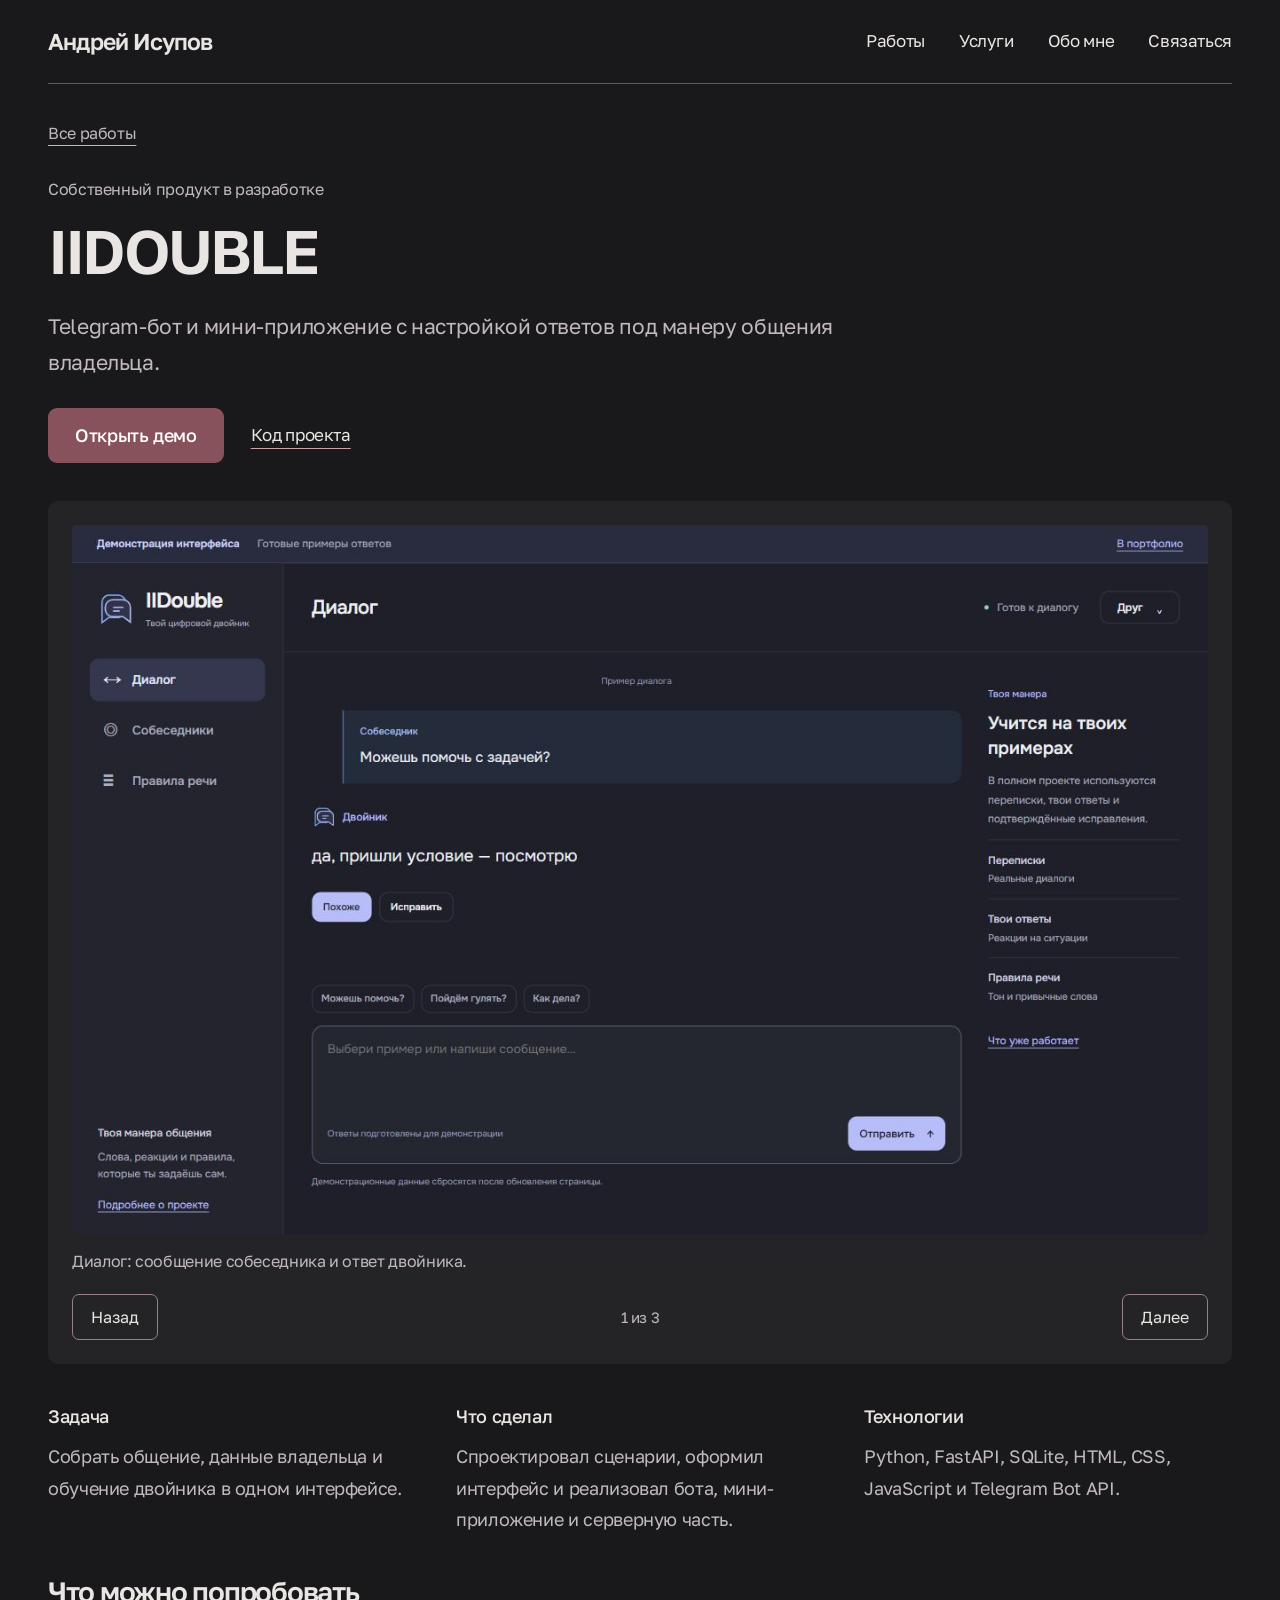
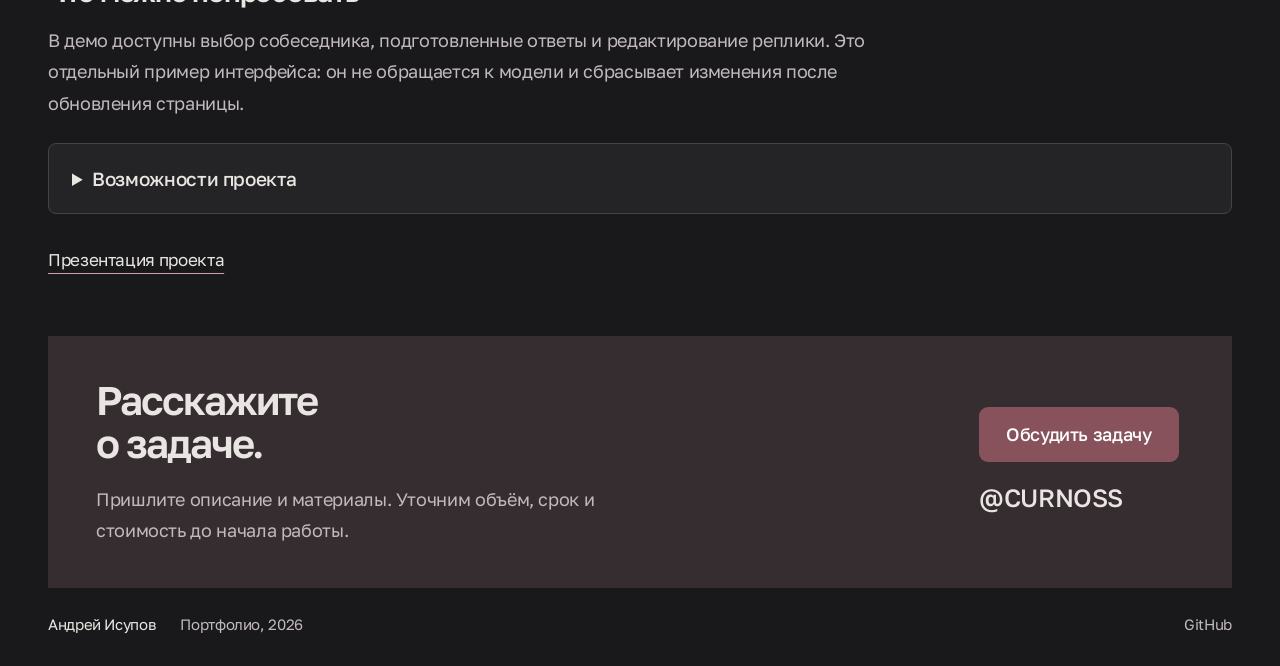
<file: projects/iidouble/index.html>
<!doctype html>
<html lang="ru">
<head>
  <meta charset="utf-8"><meta name="viewport" content="width=device-width,initial-scale=1">
  <script>document.documentElement.classList.add('js')</script>
  <meta name="description" content="Сценарии, интерфейс и разработка Telegram-бота и мини-приложения IIDOUBLE."><meta name="theme-color" content="#19191B">
  <meta property="og:title" content="IIDOUBLE — проект Андрея Исупова"><meta property="og:description" content="Сценарии, интерфейс и разработка Telegram-бота и мини-приложения IIDOUBLE."><meta property="og:type" content="website"><meta property="og:url" content="https://racrut0.github.io/projects/iidouble/"><meta property="og:image" content="https://racrut0.github.io/assets/reconcept/share.jpg?v=20261108-dark1">
  <title>IIDOUBLE — проект Андрея Исупова</title><link rel="canonical" href="https://racrut0.github.io/projects/iidouble/">
  <link rel="icon" href="../../assets/favicon.svg?v=5" type="image/svg+xml">
  <link rel="preload" href="../../assets/golos-text.ttf" as="font" type="font/ttf" crossorigin>
  <link rel="stylesheet" href="../../style.css?v=20261108-dark1">
  <script src="../../script.js?v=20261108-dark1-dark1" defer></script>
</head>
<body class="inner-page">
<a class="skip-link" href="#main">Перейти к содержимому</a>
<header class="site-header shell">
  <a class="wordmark" href="../../" aria-label="Андрей Исупов — главная">Андрей Исупов</a>
  <nav class="main-nav" aria-label="Главное меню"><a href="../../#work">Работы</a><a href="../../#services">Услуги</a><a href="../../#about">Обо мне</a><a href="../../#contact">Связаться</a></nav>
</header>
<main id="main"><div class="case-page shell"><a class="back-link" href="../../#iidouble">Все работы</a><section class="case-intro"><p class="case-status">Собственный продукт в разработке</p><h1>IIDOUBLE</h1><p class="case-lead">Telegram-бот и мини-приложение с настройкой ответов под манеру общения владельца.</p><div class="case-actions"><a class="button button-primary" href="../../iidouble-demo/">Открыть демо</a><a class="text-link" href="https://github.com/racrut0/IIDOUBLE-TG/tree/IIDouble%2F%D0%B8%D0%B7%D0%BC%D0%B5%D0%BD%D0%B5%D0%BD%D0%B8%D0%B5" target="_blank" rel="noopener">Код проекта</a></div></section><div class="gallery screen-gallery" data-gallery role="region" aria-label="Интерфейс IIDOUBLE" tabindex="0"><figure data-slide ><a href="../../assets/reconcept/iidouble-dialogue.jpg" target="_blank" rel="noopener"><img src="../../assets/reconcept/iidouble-dialogue.jpg" alt="Диалог в IIDOUBLE" width="1280" height="800" loading="lazy"></a><figcaption>Диалог: сообщение собеседника и ответ двойника.</figcaption></figure><figure data-slide hidden><a href="../../assets/reconcept/iidouble-people.jpg" target="_blank" rel="noopener"><img src="../../assets/reconcept/iidouble-people.jpg" alt="Выбор собеседника в IIDOUBLE" width="1280" height="800" loading="lazy"></a><figcaption>Собеседники: отдельные настройки и история общения.</figcaption></figure><figure data-slide hidden><a href="../../assets/reconcept/iidouble-rules.jpg" target="_blank" rel="noopener"><img src="../../assets/reconcept/iidouble-rules.jpg" alt="Правила речи в IIDOUBLE" width="1280" height="800" loading="lazy"></a><figcaption>Правила речи: тон, длина ответа и привычные формулировки.</figcaption></figure><div class="gallery-controls"><button type="button" data-gallery-prev aria-label="Предыдущее изображение">Назад</button><span data-gallery-count aria-live="polite">1 из 3</span><button type="button" data-gallery-next aria-label="Следующее изображение">Далее</button></div></div><dl class="case-facts"><div><dt>Задача</dt><dd>Собрать общение, данные владельца и обучение двойника в одном интерфейсе.</dd></div><div><dt>Что сделал</dt><dd>Спроектировал сценарии, оформил интерфейс и реализовал бота, мини-приложение и серверную часть.</dd></div><div><dt>Технологии</dt><dd>Python, FastAPI, SQLite, HTML, CSS, JavaScript и Telegram Bot API.</dd></div></dl><div class="case-note"><h2>Что можно попробовать</h2><p>В демо доступны выбор собеседника, подготовленные ответы и редактирование реплики. Это отдельный пример интерфейса: он не обращается к модели и сбрасывает изменения после обновления страницы.</p></div>
<details class="case-details"><summary>Возможности проекта</summary><div class="detail-copy"><ul><li>Профиль владельца, анкета и импорт переписки с предпросмотром.</li><li>Постоянные правила речи и отдельный контекст собеседников.</li><li>Ответы по частям, оценка и сохранение исправлений.</li><li>Архив сообщений отделён от короткого контекста ответа.</li></ul><p>Проект развивается. Следующий этап — проверить сходство ответов на постоянном наборе ситуаций.</p></div></details>
<p class="related-link"><a class="text-link" href="../../design/#presentation">Презентация проекта</a></p></div></main>
<section class="contact shell " id="contact" aria-labelledby="contact-title">
  <div><h2 id="contact-title">Расскажите<br>о задаче.</h2><p>Пришлите описание и материалы. Уточним объём, срок и стоимость до начала работы.</p></div>
  <div class="contact-action"><a class="button button-light" href="https://t.me/CURNOSS" target="_blank" rel="noopener">Обсудить задачу</a><span>@CURNOSS</span></div>
</section>
<footer class="site-footer shell"><span>Андрей Исупов</span><span>Портфолио, 2026</span><a href="https://github.com/racrut0" target="_blank" rel="noopener">GitHub</a></footer>
</body></html>
</file>
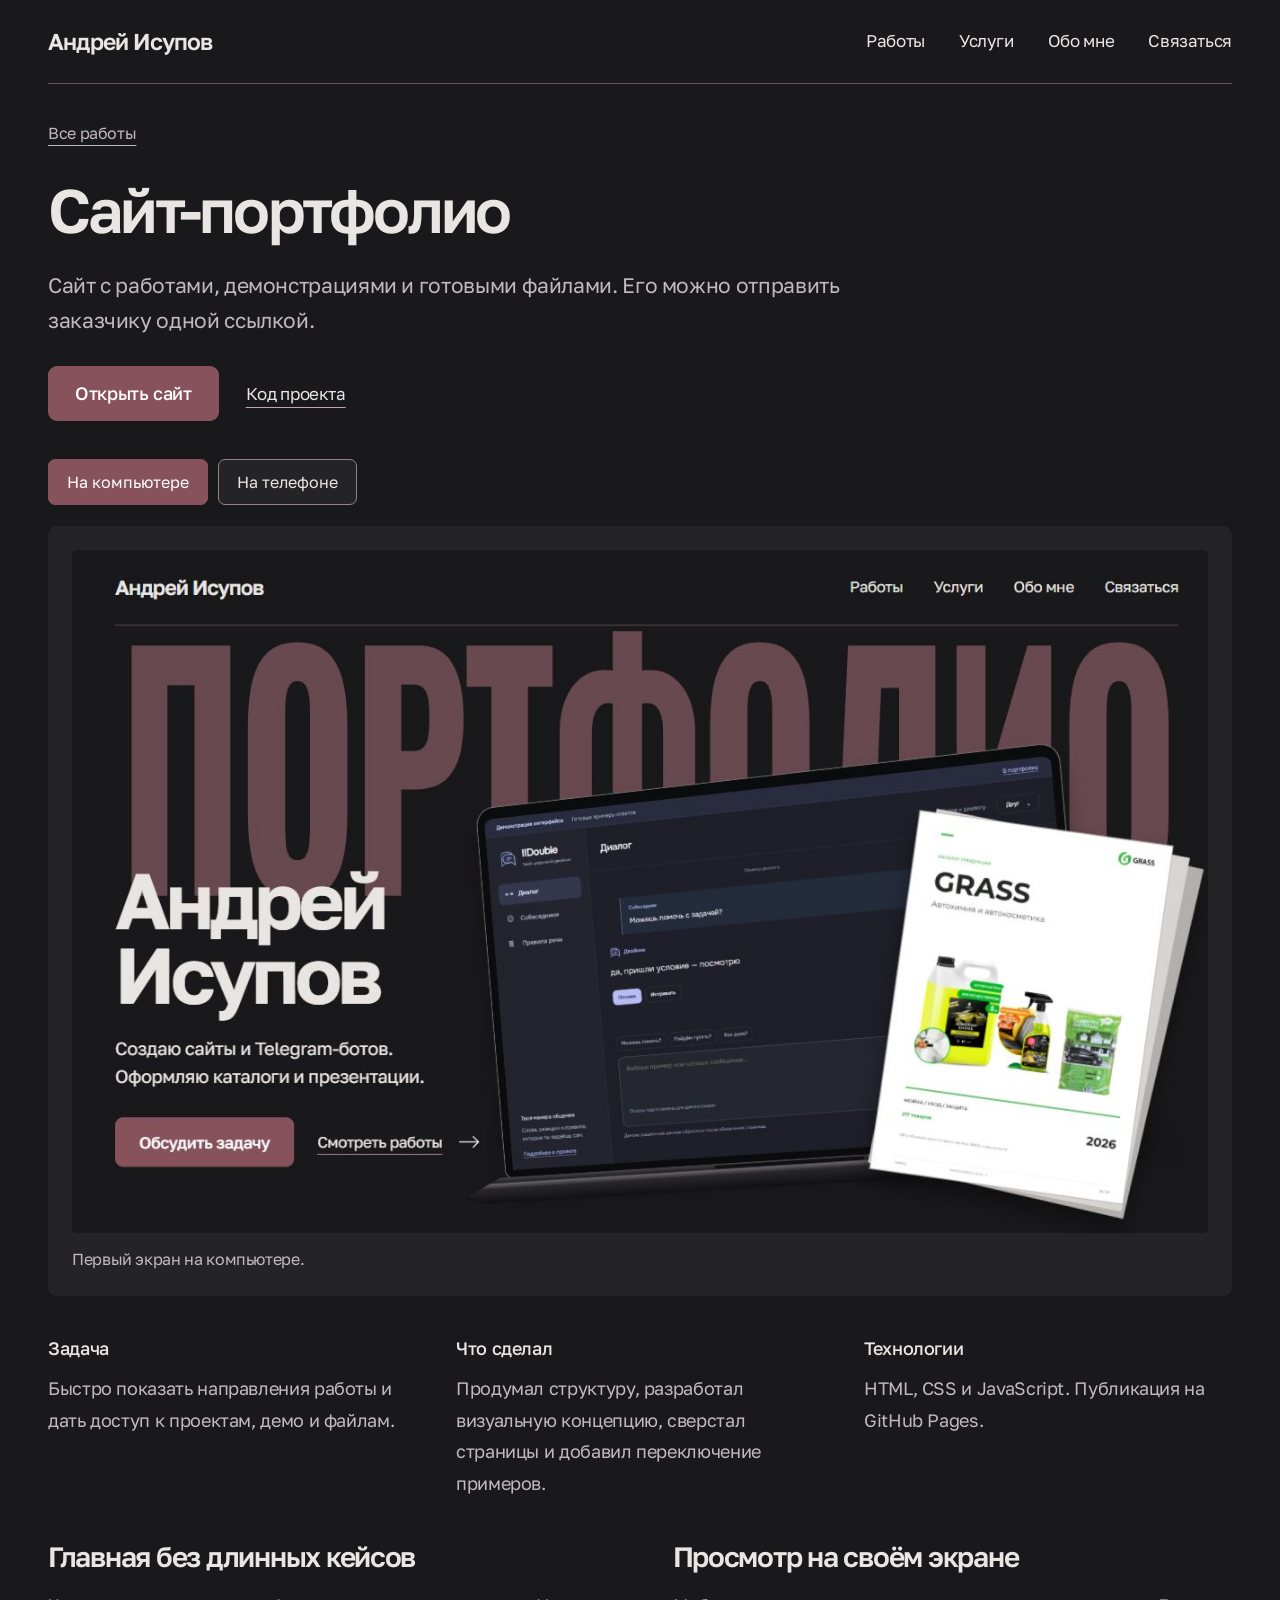
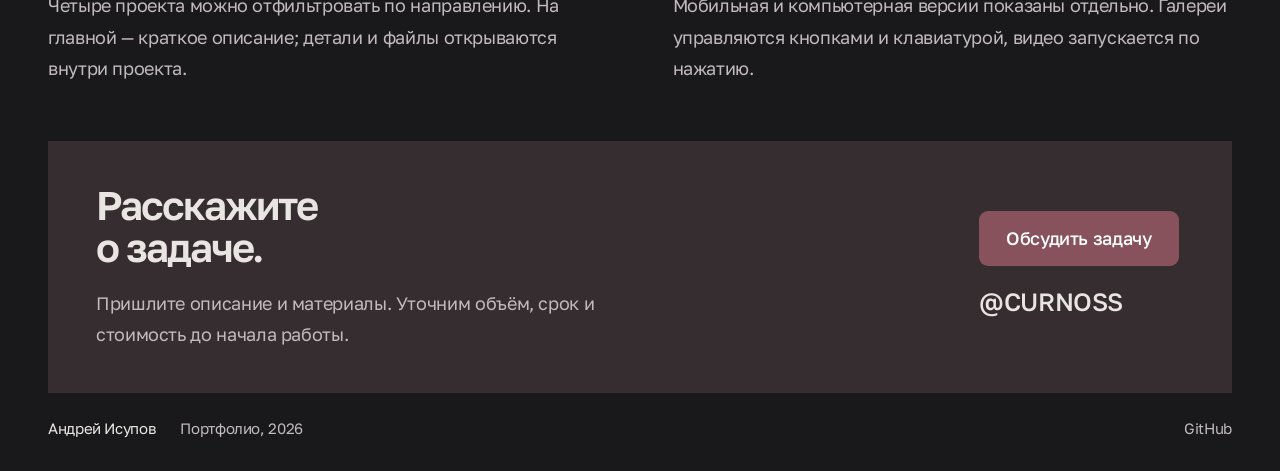
<file: projects/portfolio/index.html>
<!doctype html>
<html lang="ru">
<head>
  <meta charset="utf-8"><meta name="viewport" content="width=device-width,initial-scale=1">
  <script>document.documentElement.classList.add('js')</script>
  <meta name="description" content="Структура, визуальная концепция и адаптивная вёрстка сайта-портфолио."><meta name="theme-color" content="#19191B">
  <meta property="og:title" content="Сайт-портфолио — проект Андрея Исупова"><meta property="og:description" content="Структура, визуальная концепция и адаптивная вёрстка сайта-портфолио."><meta property="og:type" content="website"><meta property="og:url" content="https://racrut0.github.io/projects/portfolio/"><meta property="og:image" content="https://racrut0.github.io/assets/reconcept/share.jpg?v=20261108-dark1">
  <title>Сайт-портфолио — проект Андрея Исупова</title><link rel="canonical" href="https://racrut0.github.io/projects/portfolio/">
  <link rel="icon" href="../../assets/favicon.svg?v=5" type="image/svg+xml">
  <link rel="preload" href="../../assets/golos-text.ttf" as="font" type="font/ttf" crossorigin>
  <link rel="stylesheet" href="../../style.css?v=20261108-dark1">
  <script src="../../script.js?v=20261108-dark1-dark1" defer></script>
</head>
<body class="inner-page">
<a class="skip-link" href="#main">Перейти к содержимому</a>
<header class="site-header shell">
  <a class="wordmark" href="../../" aria-label="Андрей Исупов — главная">Андрей Исупов</a>
  <nav class="main-nav" aria-label="Главное меню"><a href="../../#work">Работы</a><a href="../../#services">Услуги</a><a href="../../#about">Обо мне</a><a href="../../#contact">Связаться</a></nav>
</header>
<main id="main"><div class="case-page shell"><a class="back-link" href="../../#website">Все работы</a><section class="case-intro"><h1>Сайт-портфолио</h1><p class="case-lead">Сайт с работами, демонстрациями и готовыми файлами. Его можно отправить заказчику одной ссылкой.</p><div class="case-actions"><a class="button button-primary" href="../../">Открыть сайт</a><a class="text-link" href="https://github.com/racrut0/racrut0.github.io" target="_blank" rel="noopener">Код проекта</a></div></section><div class="device-example" data-device-example><div class="view-buttons" role="group" aria-label="Версия сайта"><button type="button" data-device="desktop" aria-pressed="true">На компьютере</button><button type="button" data-device="mobile" aria-pressed="false">На телефоне</button></div><figure class="website-view" data-device-panel="desktop"><a href="../../assets/reconcept/portfolio-desktop-final.jpg?v=20261108-dark1" target="_blank" rel="noopener"><img src="../../assets/reconcept/portfolio-desktop-final.jpg?v=20261108-dark1" alt="Первый экран сайта на компьютере" width="1265" height="760"></a><figcaption>Первый экран на компьютере.</figcaption></figure><figure class="website-view website-view-mobile" data-device-panel="mobile" hidden><a href="../../assets/reconcept/portfolio-mobile-final.jpg?v=20261108-dark1" target="_blank" rel="noopener"><img src="../../assets/reconcept/portfolio-mobile-final.jpg?v=20261108-dark1" alt="Первый экран сайта на телефоне без вложенной рамки устройства" width="375" height="844"></a><figcaption>Первый экран на телефоне.</figcaption></figure></div><dl class="case-facts"><div><dt>Задача</dt><dd>Быстро показать направления работы и дать доступ к проектам, демо и файлам.</dd></div><div><dt>Что сделал</dt><dd>Продумал структуру, разработал визуальную концепцию, сверстал страницы и добавил переключение примеров.</dd></div><div><dt>Технологии</dt><dd>HTML, CSS и JavaScript. Публикация на GitHub Pages.</dd></div></dl><div class="case-two-columns"><div><h2>Главная без длинных кейсов</h2><p>Четыре проекта можно отфильтровать по направлению. На главной — краткое описание; детали и файлы открываются внутри проекта.</p></div><div><h2>Просмотр на своём экране</h2><p>Мобильная и компьютерная версии показаны отдельно. Галереи управляются кнопками и клавиатурой, видео запускается по нажатию.</p></div></div></div></main>
<section class="contact shell " id="contact" aria-labelledby="contact-title">
  <div><h2 id="contact-title">Расскажите<br>о задаче.</h2><p>Пришлите описание и материалы. Уточним объём, срок и стоимость до начала работы.</p></div>
  <div class="contact-action"><a class="button button-light" href="https://t.me/CURNOSS" target="_blank" rel="noopener">Обсудить задачу</a><span>@CURNOSS</span></div>
</section>
<footer class="site-footer shell"><span>Андрей Исупов</span><span>Портфолио, 2026</span><a href="https://github.com/racrut0" target="_blank" rel="noopener">GitHub</a></footer>
</body></html>
</file>
<file: style.css>
@font-face{font-family:'Oswald';src:url('assets/oswald.ttf') format('truetype');font-weight:200 700;font-display:swap}
@font-face{font-family:'Golos Text';src:url('assets/golos-text.ttf') format('truetype');font-weight:400 900;font-display:swap}
:root{
  color-scheme:dark;
  --canvas:#19191b;--ink:#e9e5e2;--muted:#c1b9bc;
  --accent:#87525b;--accent-hover:#9a5e68;--accent-ink:#cca1a8;
  --surface:#242426;--surface-soft:#2b292c;--surface-hover:#373034;
  --contact:#362d31;--display-ink:#68494f;--line:#69555b;
  --control-border:#988087;--focus:#dca9b0;--white:#fff;
  --folder-front:var(--surface);--gallery-inset:#303033;
  --max:1240px;--body:'Golos Text','Segoe UI',sans-serif;
  --display:var(--body);--poster:'Oswald','Arial Narrow',sans-serif;
}
*{box-sizing:border-box}
html{scroll-padding-top:24px}
body{margin:0;background:var(--canvas);color:var(--ink);font:400 18px/1.65 var(--body);letter-spacing:-.02em}
button,input,textarea,select{font:inherit}
button,a{-webkit-tap-highlight-color:transparent;touch-action:manipulation}
button{cursor:pointer;color:inherit}
button:disabled{cursor:default}
a{color:inherit;text-decoration:none}
img{display:block;max-width:100%;height:auto}
svg{display:block;flex-shrink:0}
h1,h2,h3,p,figure{margin:0}
h1,h2,h3{font-family:var(--display);font-weight:600;letter-spacing:-.045em;line-height:1.13;text-wrap:balance}
ul,ol{padding-left:1.25em}
[hidden]{display:none!important}
a:focus-visible,button:focus-visible,summary:focus-visible,[tabindex]:focus-visible{outline:3px solid var(--focus);outline-offset:5px}
.shell{width:calc(100% - 96px);max-width:var(--max);margin-inline:auto}
.sr-only{position:absolute;width:1px;height:1px;overflow:hidden;clip:rect(0,0,0,0);white-space:nowrap}
.skip-link{position:fixed;top:-90px;left:20px;padding:12px 18px;background:var(--ink);color:var(--canvas);z-index:20;border-radius:6px}
.skip-link:focus{top:14px}
.site-header{display:flex;align-items:center;gap:32px;min-height:84px;border-bottom:1px solid var(--line)}
.wordmark{font-size:23px;line-height:1.3;letter-spacing:-.035em;font-weight:600;white-space:nowrap;padding-block:12px}
.main-nav{display:flex;align-items:center;gap:34px;margin-left:auto;font-size:17px}
.main-nav a{display:flex;align-items:center;min-height:44px;padding-block:10px}
.main-nav a:hover,.site-footer a:hover,.back-link:hover{color:var(--accent-ink)}
.button{display:inline-flex;align-items:center;justify-content:center;gap:12px;min-height:54px;padding:14px 26px;border:1px solid transparent;border-radius:9px;font-size:18px;line-height:1.4;font-weight:500;text-align:center;transition:background .18s ease,border-color .18s ease}
.button-primary{background:var(--accent);color:var(--white)}
.button-primary:hover{background:var(--accent-hover)}
.button-light{background:var(--accent);color:var(--white)}
.button-light:hover{background:var(--accent-hover)}
.button:active{background:var(--surface-hover)}
.text-link{display:inline-flex;align-items:center;gap:18px;min-height:40px;color:var(--ink);font-size:17px;font-weight:400;text-decoration:underline;text-decoration-color:var(--accent-ink);text-decoration-thickness:1px;text-underline-offset:7px}
.text-link:hover{color:var(--accent-ink)}
.text-link svg{width:25px;height:18px;stroke:currentColor;fill:none;stroke-width:1.5}

/* The only oversized gesture is the approved typographic backdrop. */
.hero{position:relative;isolation:isolate;min-height:635px;padding-top:1px}
.hero-title-backdrop{position:absolute;z-index:-1;inset:0 0 auto;color:var(--display-ink);user-select:none;pointer-events:none}
.hero-title-backdrop svg{width:100%;height:auto;overflow:hidden}
.hero-copy{position:relative;z-index:3;width:44%;padding-top:262px;padding-bottom:58px}
.hero h1{font-size:clamp(64px,6.85vw,92px);line-height:.95;font-weight:650;letter-spacing:-.055em;text-wrap:initial}
.hero-copy>p{font-size:20px;line-height:1.55;margin-top:26px;max-width:470px}
.hero-actions{display:flex;align-items:center;flex-wrap:wrap;gap:18px 26px;margin-top:30px}
.hero-actions>.text-link{white-space:nowrap}
.hero-art{position:absolute;z-index:2;right:0;top:165px;width:67%;height:433px;pointer-events:none;perspective:1500px}
.hero-art::after{content:'';position:absolute;bottom:8px;left:8%;right:0;height:25px;border-radius:50%;background:#050506;filter:blur(17px);opacity:.7;z-index:-1}
.laptop{position:absolute;left:1%;top:3px;width:84%;transform:rotateY(-10deg) rotateZ(-5deg);transform-style:preserve-3d}
.laptop-screen{position:relative;border:9px solid #0b0c0e;border-top-width:13px;border-radius:20px 20px 9px 9px;background:#0b0c0e;box-shadow:0 0 0 1px #716c70,0 18px 27px #0005;overflow:hidden}
.laptop-screen::before{content:'';position:absolute;top:-10px;left:50%;width:4px;height:4px;border-radius:50%;background:#777;z-index:1}
.laptop-screen img{width:100%;height:auto}
.laptop-base{position:absolute;top:calc(100% - 1px);left:-8%;width:116%;height:29px;background:linear-gradient(#464449 0,#222226 19%,#69636b 24%,#28272b 44%,#111114 100%);clip-path:polygon(6% 0,94% 0,100% 74%,97% 100%,3% 100%,0 74%);border-radius:0 0 35px 35px;box-shadow:0 14px 18px #0007}
.laptop-base::after{content:'';position:absolute;width:22%;height:4px;top:2px;left:39%;background:#111113;border-radius:0 0 8px 8px}
.hero-book{position:absolute;width:36%;right:4%;top:58px;transform:rotate(8deg);isolation:isolate;filter:drop-shadow(0 15px 12px #0006)}
.hero-book::before,.hero-book::after{content:'';position:absolute;inset:3px -10px -1px 8px;background:#d8d4d2;z-index:-1;transform:rotate(3deg)}
.hero-book::after{inset:8px -20px -4px 15px;background:#b3afad;z-index:-2;transform:rotate(5deg)}
.hero-book img{width:100%;box-shadow:inset 5px 0 10px #0003;border:1px solid #b3b0ad}

.works{padding-top:16px;padding-bottom:32px}
.section-heading{display:flex;justify-content:space-between;align-items:center;gap:30px;margin-bottom:30px}
.section-heading h2{font-size:clamp(35px,3.65vw,48px)}
.section-heading::after{content:'';height:1px;background:var(--line);flex:1;order:2}
.work-filters{display:flex;flex-wrap:wrap;gap:4px;order:3}
.work-filters button{border:1px solid transparent;background:transparent;border-radius:5px;min-height:44px;padding:8px 12px;font-size:15px;color:var(--muted)}
.work-filters button[aria-pressed=true]{border-color:var(--control-border);color:var(--ink)}
.work-filters button:hover{background:var(--surface)}
.work-grid{display:grid;grid-template-columns:minmax(0,1.3fr) minmax(0,1fr);gap:27px 30px}
.work-item{min-width:0}
.work-item h3{font-size:28px;margin-top:12px;line-height:1.1}
.work-item>p{font-size:18px;line-height:1.5;margin-top:7px;color:var(--muted);max-width:600px}
.project-link{margin-top:6px;font-size:16px}
.work-visual{display:flex;align-items:center;justify-content:center;position:relative;height:210px;overflow:hidden;background:var(--surface)}
.work-bot{grid-row:span 2;display:flex;flex-direction:column;align-items:flex-start}
.work-bot .work-visual{width:100%;flex:1;min-height:415px;height:auto}
.work-bot h3{font-size:34px}
.project-screen{position:absolute;inset:35px -65px -45px 22px;border:10px solid #0c0d10;border-radius:22px;box-shadow:0 0 0 1px #66616a,0 25px 30px #0008;transform:perspective(1400px) rotateY(-11deg) rotateZ(-6deg);overflow:hidden;background:#20212c}
.project-screen img{width:100%;height:100%;object-fit:cover;object-position:left top}
.catalog-display{position:relative;isolation:isolate;width:55%;transform:rotate(12deg) translateY(20%);filter:drop-shadow(0 15px 14px #0008)}
.catalog-display::before{content:'';position:absolute;inset:4px -12px 0 8px;background:#bdb8b6;z-index:-1;transform:rotate(4deg)}
.catalog-display img{width:100%;height:auto}
.design-preview{display:flex;align-items:center;position:relative;width:100%;height:100%;overflow:hidden;background:#f0f2eb;color:#263a31;padding:20px 26px;gap:8px}
.design-preview-copy{position:relative;align-self:flex-start;z-index:1;min-width:55%}
.design-preview-copy>span{font-size:17px;font-weight:600}
.design-preview-copy>strong{display:block;font-size:27px;line-height:1.12;font-weight:600;margin-top:13px;letter-spacing:-.035em}
.design-preview-copy>small{display:block;font-size:14px;margin-top:9px}
.design-preview>img{position:absolute;right:-1%;top:7%;height:122%;width:49%;object-fit:contain}
.work-website{grid-column:1/-1;border-top:1px solid var(--line);padding-top:24px;display:grid;grid-template-columns:.9fr 1.3fr auto;gap:24px;align-items:center}
.work-website h3{font-size:26px;margin:0}
.work-website>p{font-size:17px;margin:0}
.work-website .project-link{margin:0;white-space:nowrap}
.work-grid.is-filtered .work-bot{grid-row:auto}
.work-grid.is-filtered .work-bot .work-visual{min-height:360px}
.work-grid.is-filtered .work-website{grid-column:auto;display:block;align-self:end;padding-top:28px}
.work-grid.is-filtered .work-website>p{margin-top:15px}
.work-grid.is-filtered .work-website .project-link{margin-top:15px}

.about-section{display:grid;grid-template-columns:1.03fr 1fr;gap:55px;padding:28px 0 52px;border-top:1px solid var(--line);margin-top:5px}
.about-section h2{font-size:35px}
.service-overview{min-width:0}
.service-overview ul{list-style:none;padding:0;margin:22px 0 0}
.service-overview li{display:flex;align-items:center;gap:22px;min-height:57px;border-bottom:1px solid var(--line);font-size:19px;line-height:1.4;padding:10px 0}
.service-overview li:last-child{border-bottom:0}
.service-overview svg{width:30px;height:30px;stroke:var(--accent-ink);stroke-width:1.5;fill:none;stroke-linecap:round;stroke-linejoin:round}
.about-copy{border-left:1px solid var(--line);padding-left:48px;min-width:0}
.about-copy>p{font-size:18px;line-height:1.7;max-width:500px;margin-top:22px;color:var(--muted)}
.about-copy>p+p{margin-top:8px}
.toolbox{margin-top:21px}
.toolbox>summary{font-size:17px;color:var(--ink);cursor:pointer;padding-block:9px;min-height:44px}
.toolbox dl{margin:10px 0 0}
.toolbox dl>div+div{margin-top:15px}
.toolbox dt{font-size:15px;color:var(--muted)}
.toolbox dd{font-size:17px;line-height:1.7;margin:4px 0 0}
.contact{display:grid;grid-template-columns:1fr auto;align-items:center;gap:48px;padding:43px 48px;background:var(--contact)}
.contact h2{font-size:40px;line-height:1.06;letter-spacing:-.05em}
.contact p{font-size:18px;color:var(--muted);line-height:1.7;max-width:580px;margin-top:20px}
.contact-action{display:flex;flex-direction:column;align-items:flex-start;gap:15px;min-width:205px}
.contact-action>span,.contact-handle{font-size:25px;font-weight:500}
.contact-home{display:block;padding:0;background:var(--contact)}
.contact-inner{display:grid;grid-template-columns:1.03fr 1fr;align-items:center;gap:55px;padding-block:34px}
.contact-home h2{font-size:clamp(40px,5vw,65px);line-height:.98}
.contact-home .contact-action{border-left:1px solid var(--line);padding-left:48px;gap:18px}
.contact-home .button{padding-inline:31px}
.site-footer{display:flex;align-items:center;justify-content:space-between;gap:25px;padding-top:20px;padding-bottom:26px;font-size:15px;color:var(--muted)}
.site-footer>span:first-child{color:var(--ink)}
.site-footer>a{margin-left:auto;min-height:32px;display:flex;align-items:center}

/* Project pages share the frame; their actual artworks retain their own colors. */
.case-page{padding-top:29px;padding-bottom:56px}
.back-link{display:inline-flex;align-items:center;min-height:40px;color:var(--muted);font-size:16px;text-decoration:underline;text-underline-offset:6px;margin-bottom:23px}
.case-intro{max-width:1020px;margin-bottom:38px}
.case-intro h1{font-size:clamp(38px,4.8vw,64px);line-height:1.12;overflow-wrap:break-word}
.case-status{font-size:16px;color:var(--muted);margin-bottom:15px}
.case-lead{font-size:21px;color:var(--muted);line-height:1.7;max-width:820px;margin-top:23px}
.case-actions{display:flex;gap:27px;align-items:center;flex-wrap:wrap;margin-top:27px}
.case-facts{display:grid;grid-template-columns:repeat(3,minmax(0,1fr));gap:40px;margin:38px 0 0}
.case-facts dt,.material-facts dt,.catalog-facts dt{font-size:18px;font-weight:500;margin-bottom:9px}
.case-facts dd,.material-facts dd,.catalog-facts dd{font-size:18px;line-height:1.75;margin:0;color:var(--muted)}
.gallery,.gallery>figure{min-width:0}
.gallery img{display:block;width:100%;height:auto}
.gallery figcaption,.website-view figcaption,.product-series figcaption,.video-grid figcaption{font-size:16px;line-height:1.6;color:var(--muted);margin-top:14px}
.gallery-controls{display:none;align-items:center;justify-content:space-between;gap:20px;margin-top:20px}
.gallery.is-ready>.gallery-controls{display:flex}
.gallery-controls button,.view-buttons button{min-height:46px;font-size:16px;font-weight:400;line-height:1.5;border:1px solid var(--control-border);border-radius:7px;padding:8px 18px;background:var(--surface);color:var(--ink);transition:background .18s ease,border-color .18s ease}
.gallery-controls button:hover,.view-buttons button:hover{background:var(--surface-hover);border-color:var(--focus)}
.gallery-controls>span{font-size:15px;color:var(--muted);text-align:center}
.screen-gallery{padding:24px;background:var(--surface);border-radius:10px}
.screen-gallery img{border-radius:5px}
.case-note{max-width:840px;margin-top:38px}
.case-note h2,.case-two-columns h2{font-size:28px;line-height:1.25}
.case-note p,.case-two-columns p{font-size:18px;line-height:1.75;color:var(--muted);margin-top:16px}
.case-details{margin-top:24px;background:var(--surface);border:1px solid #4a4146;border-radius:8px}
.case-details>summary{font-size:19px;font-weight:500;padding:19px 23px;cursor:pointer}
.detail-copy{padding:0 23px 22px;max-width:950px;color:var(--muted);font-size:18px;line-height:1.8}
.detail-copy ul{margin:0 0 17px}
.detail-copy li+li{margin-top:10px}
.video-grid{display:grid;grid-template-columns:1fr 1fr;gap:28px;padding:0 24px 24px}
.video-grid figure{min-width:0}
.video-grid video{display:block;width:100%;aspect-ratio:16/9;background:#202128;border-radius:7px}
.related-link{margin-top:26px}
.view-buttons{display:flex;gap:10px;margin-bottom:21px}
.view-buttons button[aria-pressed=true]{background:var(--accent);color:white;border-color:var(--accent)}
.website-view{padding:24px;background:var(--surface);border-radius:9px}
.website-view img{width:100%;height:auto;border-radius:5px}
.website-view-mobile{max-width:430px;margin-inline:auto;padding:17px}
.website-view-mobile img{width:100%;height:auto;max-height:none}
.case-two-columns{display:grid;grid-template-columns:1fr 1fr;gap:65px;margin-top:40px}
.folder-nav{display:flex;align-items:stretch;flex-wrap:wrap;gap:8px;margin:0 0 28px;padding-top:4px;scroll-margin-top:25px}
.folder-nav a{display:flex;align-items:center;justify-content:center;min-height:46px;padding:11px 18px;font-size:17px;line-height:1.4;background:var(--surface);border:1px solid var(--control-border);border-radius:7px}
.folder-nav a[aria-current=page]{background:var(--accent);color:white;border-color:var(--accent)}
.folder-nav a:hover:not([aria-current=page]){background:var(--surface-hover)}
.js [data-switch-panel]:not(.is-active){display:none}
.material-panel,.catalog-panel{scroll-margin-top:25px}
.material-heading{display:flex;justify-content:space-between;align-items:flex-start;gap:42px;margin:34px 0 28px}
.material-heading>div:first-child{min-width:0;max-width:800px}
.material-heading h2,.catalog-copy h2{font-size:34px;line-height:1.2}
.material-heading p,.catalog-copy>p{font-size:18px;line-height:1.75;color:var(--muted);margin-top:18px}
.material-heading>.button{flex-shrink:0}
.download-actions{display:flex;align-items:flex-start;flex-direction:column;gap:17px;flex-shrink:0}
.product-series{display:grid;grid-template-columns:repeat(3,minmax(0,1fr));gap:24px}
.product-series figure{min-width:0}
.product-series img{border-radius:7px;width:100%;height:auto}
.product-series.gallery.is-ready>.gallery-controls{display:none;grid-column:1/-1}
.concept-note{font-size:16px;line-height:1.75;color:var(--muted);max-width:900px;margin-top:24px}
.material-facts{display:grid;grid-template-columns:1.3fr 1fr;gap:55px;margin:31px 0 0}
.menu-layout{display:grid;grid-template-columns:minmax(0,1.1fr) 1fr;gap:65px;align-items:center;background:var(--surface);border-radius:9px;padding:32px}
.menu-layout img{width:100%;height:auto;box-shadow:0 12px 23px #0004}
.menu-layout h3{font-size:26px}
.menu-layout p{font-size:18px;line-height:1.75;color:var(--muted);margin-top:16px}
.menu-layout h3:not(:first-child){margin-top:28px}
.presentation-gallery img{border-radius:8px}
.catalog-panel{display:grid;grid-template-columns:.83fr 1fr;gap:65px;align-items:start;padding-top:8px}
.catalog-copy{padding-top:18px;min-width:0}
.catalog-facts{margin:24px 0 0}
.catalog-facts>div+div{margin-top:22px}
.catalog-facts dt{margin-bottom:6px}
.catalog-downloads{display:flex;flex-direction:column;align-items:flex-start;gap:16px;margin-top:27px}
.catalog-downloads>.button+span{font-size:15px;color:var(--muted);margin-top:-8px}
.paper-gallery{max-width:570px;padding:24px;background:var(--surface);border-radius:9px;width:100%;justify-self:end}
.paper-gallery figure>a{display:flex;justify-content:center;background:var(--gallery-inset)}
.paper-gallery img{width:auto;max-width:100%;max-height:630px;object-fit:contain}
.archive-note{margin-top:31px}

@media(min-width:1500px){.hero{min-height:655px}.hero-copy{padding-top:280px}.hero-art{top:175px;height:450px}.hero-copy>p{font-size:21px}}
@media(max-width:1100px){
  .shell{width:calc(100% - 64px)}.main-nav{gap:25px}.hero{min-height:565px}.hero-copy{padding-top:220px;width:45%;padding-bottom:42px}.hero h1{font-size:7.3vw}.hero-copy>p{font-size:18px;margin-top:23px}.hero-art{top:155px;height:350px;width:65%}.hero-book{top:53px}.hero-actions{gap:12px 20px;margin-top:25px}.hero .button{font-size:17px;padding-inline:22px}.hero-actions>.text-link{font-size:16px}.work-grid{gap:25px}.work-visual{height:180px}.work-item h3{font-size:25px}.work-bot h3{font-size:30px}.work-item>p{font-size:17px}.work-bot .work-visual{min-height:380px}.design-preview{padding:17px 21px}.design-preview-copy>strong{font-size:23px}.design-preview-copy>small{font-size:12px}.about-section,.contact-inner{gap:35px}.about-copy,.contact-home .contact-action{padding-left:32px}.about-section h2{font-size:31px}.service-overview li{font-size:18px;gap:18px}.contact{padding-inline:35px}.contact-home{padding-inline:0}.catalog-panel{gap:38px}.case-facts{gap:28px}.menu-layout{gap:40px;padding:27px}.material-heading{gap:28px}.material-heading h2,.catalog-copy h2{font-size:31px}.work-website{grid-template-columns:.9fr 1.3fr;gap:15px 25px}.work-website .project-link{grid-column:2}
}
@media(max-width:850px){
  .wordmark{font-size:20px}.main-nav{gap:19px;font-size:16px}.site-header{min-height:76px}.hero{min-height:515px}.hero-copy{padding-top:185px;width:47%}.hero h1{font-size:7.3vw}.hero-copy>p{font-size:17px}.hero-actions{display:block;margin-top:22px}.hero-actions>.text-link{display:flex;margin-top:10px;width:max-content}.hero-art{width:65%;top:148px;height:300px}.laptop-screen{border-width:7px;border-top-width:11px;border-radius:15px 15px 7px 7px}.laptop-base{height:23px}.hero-book{top:36px;width:37%;right:5%}.section-heading{flex-wrap:wrap;gap:18px}.section-heading h2{font-size:35px}.section-heading::after{display:none}.work-filters{margin-left:auto}.work-filters button{font-size:14px;padding-inline:10px}.work-grid{gap:23px}.work-visual{height:155px}.work-bot .work-visual{min-height:340px}.work-item h3{font-size:23px}.work-bot h3{font-size:29px}.work-item>p{font-size:16px}.design-preview{padding:15px 17px}.design-preview-copy>strong{font-size:21px}.design-preview-copy>span{font-size:15px}.design-preview-copy>small{display:none}.catalog-display{width:62%}.about-section{gap:28px;padding-block:25px 37px}.about-copy{padding-left:25px}.about-section h2{font-size:29px}.about-copy>p{font-size:17px}.service-overview li{font-size:17px;gap:15px}.service-overview svg{width:25px;height:25px}.contact-inner{gap:28px}.contact-home .contact-action{padding-left:25px}.contact-home h2{font-size:43px}.contact-action>span,.contact-handle{font-size:23px}.contact{padding:32px;gap:28px}.contact-home{padding:0}.contact .button{font-size:17px;padding-inline:24px}.case-facts{grid-template-columns:1fr;gap:23px}.case-facts dt{margin-bottom:6px}.case-two-columns{gap:35px}.material-heading{flex-direction:column;gap:23px}.download-actions{flex-direction:row;align-items:center;flex-wrap:wrap;gap:22px}.product-series{gap:16px}.catalog-panel{grid-template-columns:1fr;gap:30px}.paper-gallery{justify-self:center;max-width:550px}.catalog-copy{padding-top:0}.catalog-downloads{flex-direction:row;align-items:center;gap:17px 24px;flex-wrap:wrap}.catalog-downloads>.button+span{margin-top:0}.catalog-facts{display:grid;grid-template-columns:1fr auto;gap:35px}.catalog-facts>div+div{margin-top:0}.catalog-copy>p{max-width:700px}
}
@media(max-width:650px){
  .shell{width:calc(100% - 40px)}.site-header{min-height:0;display:block;padding-top:16px;padding-bottom:8px}.wordmark{display:inline-flex;align-items:center;min-height:44px;padding:0;font-size:21px}.main-nav{margin:1px 0 0;gap:0;justify-content:space-between;font-size:15px}.main-nav a{min-height:44px;padding:9px 0}.hero{min-height:0;padding-top:103px;padding-bottom:29px}.hero-title-backdrop{top:6px}.hero-copy{width:100%;padding:12px 0 0}.hero h1{font-size:clamp(49px,14.5vw,72px);line-height:.98}.hero-copy>p{font-size:18px;line-height:1.6;margin-top:22px;max-width:500px}.hero-actions{display:flex;gap:12px 23px;margin-top:24px}.hero .button{font-size:16px;min-height:50px;padding:12px 21px}.hero-actions>.text-link{display:inline-flex;font-size:16px;margin:0;min-height:44px}.hero-actions .text-link svg{width:22px}.hero-art{position:relative;top:auto;right:auto;margin:23px auto 0;width:100%;height:clamp(220px,67vw,295px);max-width:465px}.laptop{left:2%;width:82%;top:12px;transform:rotateY(-8deg) rotateZ(-5deg)}.laptop-screen{border-width:6px;border-top-width:9px;border-radius:13px 13px 6px 6px}.laptop-base{height:21px}.hero-book{top:47px;right:5%;width:34%}.hero-book::before{inset:3px -6px 0 5px}.hero-book::after{inset:6px -12px -2px 9px}.hero-art::after{bottom:18px;left:10%;right:8%;height:13px;filter:blur(12px)}.works{padding-top:0;padding-bottom:29px}.section-heading{align-items:flex-start;gap:14px;margin-bottom:22px}.section-heading h2{font-size:32px}.work-filters{margin:0;gap:2px;width:100%}.work-filters button{font-size:15px;padding:8px 13px;min-height:44px}.work-grid{grid-template-columns:1fr;gap:28px}.work-bot{grid-row:auto}.work-bot .work-visual{height:280px;min-height:0;flex:none}.work-visual{height:195px}.project-screen{inset:24px -33px -28px 18px;border-width:7px;border-radius:15px}.work-item h3,.work-bot h3{font-size:28px;margin-top:13px}.work-item>p{font-size:17px;margin-top:7px}.project-link{font-size:16px;margin-top:6px;min-height:40px}.catalog-display{width:53%;transform:rotate(12deg) translateY(22%)}.design-preview{padding:20px 24px}.design-preview-copy>span{font-size:17px}.design-preview-copy>strong{font-size:27px}.design-preview-copy>small{display:block;font-size:13px}.work-website{grid-column:auto;display:block;padding-top:23px}.work-website h3{font-size:27px;margin-top:0}.work-website>p{font-size:17px;margin-top:12px}.work-website .project-link{margin-top:10px}.work-grid.is-filtered .work-bot .work-visual{min-height:0}.work-grid.is-filtered .work-website{padding-top:23px}.about-section{grid-template-columns:1fr;gap:29px;margin-top:0;padding:27px 0 34px}.about-section h2{font-size:31px}.service-overview ul{margin-top:18px}.service-overview li{font-size:18px;min-height:57px;gap:19px}.service-overview svg{width:27px;height:27px}.about-copy{border-left:0;border-top:1px solid var(--line);padding:25px 0 0}.about-copy>p{font-size:17px;line-height:1.75;margin-top:19px}.about-copy>p+p{margin-top:7px}.toolbox{margin-top:15px}.toolbox>summary{font-size:17px}.toolbox dd{font-size:17px}.contact-inner{grid-template-columns:1fr;padding-block:28px;gap:26px}.contact-home h2{font-size:43px;line-height:1.02}.contact-home .contact-action{border-left:0;border-top:1px solid var(--line);padding:23px 0 0;gap:16px}.contact{grid-template-columns:1fr;padding:28px 24px;gap:26px}.contact-home{display:block;padding:0}.contact h2{font-size:34px}.contact-home h2{font-size:43px}.contact p{font-size:17px;margin-top:17px}.contact-action{min-width:0}.contact-action>span,.contact-handle{font-size:24px}.contact .button{min-height:50px;font-size:17px}.site-footer{flex-wrap:wrap;gap:10px;padding-top:18px;padding-bottom:23px;font-size:14px}.site-footer>span:nth-child(2){order:3;width:100%}.site-footer>a{min-height:36px}.case-page{padding-top:19px;padding-bottom:36px}.back-link{font-size:15px;margin-bottom:21px}.case-intro{margin-bottom:27px}.case-intro h1{font-size:38px;line-height:1.12}.case-status{font-size:15px;margin-bottom:13px}.case-lead{font-size:18px;line-height:1.7;margin-top:20px}.case-actions{gap:17px;margin-top:23px}.button{font-size:16px;min-height:50px;padding:12px 20px}.text-link{font-size:16px}.screen-gallery{padding:14px;border-radius:7px}.screen-gallery img{border-radius:4px}.gallery figcaption,.website-view figcaption,.product-series figcaption,.video-grid figcaption{font-size:15px;margin-top:12px}.gallery-controls{gap:12px;margin-top:17px}.gallery-controls button{font-size:15px;min-height:44px;padding:8px 15px}.gallery-controls>span{font-size:14px}.case-facts{margin-top:27px;gap:21px}.case-facts dt,.material-facts dt,.catalog-facts dt{font-size:17px}.case-facts dd,.material-facts dd,.catalog-facts dd{font-size:17px}.case-note{margin-top:29px}.case-note h2,.case-two-columns h2{font-size:26px}.case-note p,.case-two-columns p{font-size:17px;margin-top:14px}.case-details{margin-top:21px;border-radius:7px}.case-details>summary{padding:16px 18px;font-size:17px}.detail-copy{padding:0 18px 19px;font-size:17px}.video-grid{grid-template-columns:1fr;gap:24px;padding:0 17px 19px}.related-link{margin-top:25px}.view-buttons{gap:8px;margin-bottom:17px}.view-buttons button{font-size:15px;padding:8px 13px;min-height:44px}.website-view{padding:14px;border-radius:7px}.website-view-mobile{max-width:390px;padding:13px}.case-two-columns{grid-template-columns:1fr;gap:27px;margin-top:29px}.folder-nav{gap:7px;margin-bottom:22px;padding-top:0}.folder-nav a{font-size:16px;padding:10px 13px;min-height:44px}.material-heading{margin:24px 0 22px;gap:20px}.material-heading h2,.catalog-copy h2{font-size:30px}.material-heading p,.catalog-copy>p{font-size:17px;margin-top:16px}.download-actions{gap:17px}.product-series{grid-template-columns:1fr;gap:24px}.product-series figure{max-width:460px;width:100%;margin-inline:auto}.product-series img{border-radius:6px}.product-series figcaption{font-size:16px}.product-series.gallery.is-ready>.gallery-controls{display:flex;width:100%;max-width:460px;margin:0 auto}.js .product-series:not(.is-ready)>figure:not(:first-child){display:none}.concept-note{font-size:15px;line-height:1.8;margin-top:21px}.material-facts{grid-template-columns:1fr;gap:22px;margin-top:25px}.material-facts dt{margin-bottom:7px}.menu-layout{grid-template-columns:1fr;gap:26px;padding:19px;border-radius:7px}.menu-layout h3{font-size:25px}.menu-layout p{font-size:17px;margin-top:13px}.menu-layout h3:not(:first-child){margin-top:23px}.presentation-gallery img{border-radius:6px}.catalog-panel{padding-top:3px;gap:25px}.catalog-copy>p{margin-top:16px}.catalog-facts{grid-template-columns:1fr auto;gap:22px;margin-top:21px}.catalog-facts>div+div{min-width:64px}.catalog-facts dt{margin-bottom:5px}.catalog-downloads{margin-top:23px;gap:14px 19px}.catalog-downloads>.button+span{font-size:14px}.paper-gallery{padding:16px;border-radius:7px}.paper-gallery img{max-height:650px}.archive-note{margin-top:27px}
}
@media(max-width:360px){
  .shell{width:calc(100% - 32px)}.wordmark{font-size:20px}.main-nav{font-size:14px}.hero{padding-top:87px;padding-bottom:24px}.hero h1{font-size:49px}.hero-copy>p{font-size:17px}.hero-actions{gap:8px 16px}.hero .button{font-size:15px;padding-inline:18px}.hero-actions>.text-link{font-size:15px}.hero-art{height:222px;margin-top:22px}.hero-book{top:37px}.section-heading h2{font-size:29px}.work-filters button{font-size:14px;padding-inline:12px}.work-bot .work-visual{height:250px}.work-visual{height:180px}.work-item h3,.work-bot h3{font-size:26px}.design-preview{padding:18px 20px}.design-preview-copy>strong{font-size:24px}.about-section h2{font-size:29px}.service-overview li{font-size:17px;gap:16px}.contact-home h2{font-size:39px}.case-intro h1{font-size:34px}.material-heading h2,.catalog-copy h2{font-size:27px}.folder-nav a{font-size:15px;padding-inline:12px}.catalog-facts{gap:17px}.view-buttons button{font-size:14px;padding-inline:11px}
}
@media(prefers-reduced-motion:reduce){*,*::before,*::after{scroll-behavior:auto!important;transition:none!important;animation:none!important}}
</file>
<file: iidouble-demo/demo.css>
@font-face{font-family:Onest;src:url("onest.ttf") format("truetype");font-weight:100 900;font-display:swap}
:root{color-scheme:dark;--bg:#1e1f28;--panel:#282a36;--field:#242630;--line:#3b3d4e;--text:#f0f1f7;--muted:#a8aabf;--accent:#b7bdf8;--blue:#8aadf4;--mint:#8bd5ca}
*{box-sizing:border-box}body{margin:0;background:var(--bg);color:var(--text);font:400 15px/1.6 Onest,Arial,sans-serif}button,textarea{font:inherit}button,a{touch-action:manipulation}button{cursor:pointer;border:1px solid transparent;border-radius:10px;background:var(--accent);color:#242630;padding:10px 16px;font-weight:550}a{color:var(--accent);text-underline-offset:4px}button:focus-visible,a:focus-visible,textarea:focus-visible{outline:2px solid var(--blue);outline-offset:4px}.hidden{display:none!important}.svg-library{position:absolute;width:0;height:0;overflow:hidden}.demo-banner{min-height:43px;display:flex;align-items:center;gap:20px;padding:8px 28px;background:#292c3e;border-bottom:1px solid #41465e;font-size:12px;color:#ced3f7}.demo-banner span:first-child{font-weight:600}.demo-banner span:nth-child(2){color:var(--muted)}.demo-banner a{margin-left:auto;font-size:12px;white-space:nowrap}.demo-app{max-width:1800px;min-height:calc(100dvh - 43px);margin:auto;display:grid;grid-template-columns:238px minmax(0,1fr)}.demo-sidebar{padding:27px 20px 25px;background:#23242e;border-right:1px solid #323440;display:flex;flex-direction:column}.brand{display:flex;align-items:center;gap:11px;text-decoration:none;color:var(--text);padding:0 8px 31px}.brand svg{width:44px;height:44px}.brand strong{display:block;font-size:24px;font-weight:650;letter-spacing:-1px;line-height:1.25}.brand small{display:block;font-size:10px;color:var(--muted);margin-top:3px}.demo-sidebar nav{display:grid;gap:9px}.demo-sidebar nav button{background:transparent;color:var(--muted);text-align:left;font-size:14px;padding:12px 14px;display:flex;gap:13px;align-items:center}.demo-sidebar nav button span{width:20px;font-size:21px;line-height:1}.demo-sidebar nav button[aria-current=page]{background:#34374e;color:#e6e8ff}.sidebar-note{margin-top:auto;padding:30px 9px 0;font-size:12px;color:var(--muted)}.sidebar-note strong{font-weight:500;color:#ced0df}.sidebar-note p{margin:8px 0 15px}.demo-main{min-width:0}.workspace-header{min-height:100px;padding:26px 32px;display:flex;justify-content:space-between;align-items:center;gap:20px;border-bottom:1px solid #323440}.workspace-header h1{font-size:22px;font-weight:550;margin:0;letter-spacing:-.5px}.workspace-state{display:flex;align-items:center;gap:9px;font-size:12px;color:var(--muted)}.status-dot{width:5px;height:5px;background:var(--mint);border-radius:50%}.person-switch{margin-left:15px;min-width:90px;background:transparent;border-color:var(--line);color:var(--text);font-size:12px;padding:8px 12px}.person-switch span{margin-left:12px}.mobile-brand{display:none}.workspace{padding:0 32px 20px}.view{display:none}.view.active{display:block}#view-chat.active{display:grid;grid-template-columns:minmax(0,1fr) 216px;gap:30px}.chat-content{min-width:0}.thread{min-height:365px;padding:23px 0 10px}.thread-date{text-align:center;color:#8e92a8;font-size:10px;margin:2px 0 25px}.human-message{border-left:2px solid #556d99;background:#242c3b;border-radius:0 12px 12px 0;padding:15px 18px;margin:0 0 24px 35px}.message-label{text-transform:none;color:#a7bce1;font-size:11px;font-weight:500;display:block}.human-message p{margin:7px 0 0;font-size:16px;line-height:1.7}.answer-block{padding:0 0 4px}.answer-label{display:flex;align-items:center;gap:7px;color:var(--accent);font-size:12px;font-weight:500}.answer-label svg{width:28px;height:28px}#answer{font-size:19px;line-height:1.8;margin:13px 0 18px;min-height:40px;white-space:pre-wrap;overflow-wrap:anywhere}.feedback{display:flex;gap:9px;flex-wrap:wrap}.feedback button{font-size:11px;padding:7px 12px;min-height:33px}.secondary{background:transparent;color:var(--text);border-color:var(--line)}.feedback-status{font-size:12px;color:var(--mint);min-height:19px;margin:10px 0}.example-prompts{display:flex;flex-wrap:wrap;gap:8px;margin:10px 0 15px}.example-prompts button{background:transparent;color:var(--muted);border-color:var(--line);font-size:11px;padding:6px 10px}.composer{padding:14px 17px;border:1px solid #656a82;border-radius:13px;background:var(--field)}.composer label{position:absolute;width:1px;height:1px;overflow:hidden;clip:rect(0,0,0,0)}textarea{width:100%;resize:vertical;background:var(--field);border:1px solid #656a82;border-radius:10px;color:var(--text);padding:13px;font-size:16px;line-height:1.6}.composer textarea{min-height:80px;border:0;padding:0;resize:none;outline:none;font-size:14px}.composer>div{display:flex;justify-content:space-between;align-items:center;gap:12px}.composer>div>span{font-size:10px;color:#969aaf}.composer button{white-space:nowrap;font-size:12px;padding:9px 12px}.composer button span{margin-left:10px}.demo-footnote{font-size:10px;color:#969aaf;margin:12px 0}.context{padding-top:37px;color:var(--muted);font-size:12px}.context-caption{color:var(--accent);font-size:11px}.context h2{font-size:20px;line-height:1.4;font-weight:550;color:var(--text);margin:10px 0}.context p{line-height:1.8}.context>div{display:grid;gap:3px;padding:13px 0;border-top:1px solid #353847}.context strong{color:#d1d4e6;font-weight:500;font-size:12px}.context>div>span{font-size:11px}.context>a{display:inline-block;margin-top:17px}.settings-copy{max-width:710px;padding:31px 0 45px}.settings-copy h2{font-size:30px;line-height:1.3;margin:0 0 13px;font-weight:550;letter-spacing:-.7px}.settings-copy>p{color:var(--muted);margin:0 0 28px}.people-options{display:grid;grid-template-columns:1fr 1fr;gap:14px}.people-options button{background:var(--field);border-color:var(--line);color:var(--text);text-align:left;padding:20px}.people-options button strong{display:block;font-size:18px;font-weight:550}.people-options button span{display:block;color:var(--muted);font-size:12px;margin-top:7px}.people-options button[aria-pressed=true]{border-color:var(--accent);background:#303349}.person-preview{padding:23px 25px;margin:23px 0;border:1px solid var(--line);border-radius:13px}.person-preview p{margin:6px 0 22px;font-size:19px}#personPreview{margin-bottom:0;color:var(--accent)}.settings-copy label{display:block;margin:15px 0 10px;color:var(--muted);font-size:13px}.settings-copy form>button{margin-top:15px}.settings-copy form>p{color:var(--mint);font-size:13px;min-height:20px}.rules-note{margin-top:30px;padding-top:25px;border-top:1px solid var(--line);color:var(--muted);font-size:14px}.rules-note h3{color:var(--text);font-size:17px;font-weight:500}.mobile-nav{display:none}button:disabled{opacity:.5;cursor:wait}
@media(min-width:1450px){.thread{min-height:460px}.workspace{padding-right:45px;padding-left:45px}.workspace-header{padding-right:45px;padding-left:45px}#view-chat.active{gap:48px;grid-template-columns:minmax(0,1fr) 260px}.context h2{font-size:23px}#answer{font-size:22px}}
@media(max-width:1000px){.demo-app{grid-template-columns:205px minmax(0,1fr)}.demo-sidebar{padding-left:12px;padding-right:12px}.workspace,.workspace-header{padding-left:24px;padding-right:24px}#view-chat.active{display:block}.context{display:none}.thread{min-height:350px}.workspace-state>#status,.status-dot{display:none}}
@media(max-width:650px){.demo-banner{padding:9px 16px;gap:10px;font-size:10px;min-height:36px}.demo-banner span:nth-child(2){display:none}.demo-banner a{font-size:10px}.demo-app{display:block;min-height:calc(100dvh - 36px)}.demo-sidebar{display:none}.workspace-header{padding:16px 20px;min-height:89px;gap:10px}.workspace-header h1{font-size:18px}.mobile-brand{display:block;font-size:11px;color:var(--accent);margin-bottom:1px}.workspace{padding:0 20px 85px}.person-switch{margin:0;font-size:11px;min-width:76px}.thread{min-height:330px;padding-top:17px}.thread-date{margin-bottom:20px}.human-message{margin-left:16px;padding:12px 14px}.human-message p{font-size:15px}#answer{font-size:19px;margin-top:13px;line-height:1.7}.answer-label{font-size:12px}.feedback button{font-size:12px;min-height:38px}.example-prompts{gap:6px;margin-top:2px}.example-prompts button{font-size:11px;padding:7px 9px}.composer{padding:13px}.composer textarea{font-size:14px;min-height:78px}.composer>div>span{font-size:9px;max-width:170px}.composer button{font-size:11px;padding:9px}.demo-footnote{font-size:10px;max-width:290px}.mobile-nav{display:flex;position:fixed;left:0;right:0;bottom:0;justify-content:space-around;gap:5px;padding:10px 12px max(12px,env(safe-area-inset-bottom));background:#23242ef2;border-top:1px solid var(--line);z-index:4}.mobile-nav button{background:transparent;color:var(--muted);font-size:12px;padding:9px 12px}.mobile-nav button[aria-current=page]{color:var(--accent);background:#34374e}.settings-copy{padding-top:24px}.settings-copy h2{font-size:27px}.settings-copy>p{font-size:14px}.people-options{gap:10px}.people-options button{padding:15px 12px}.people-options button strong{font-size:16px}.people-options button span{font-size:11px}.person-preview{padding:18px}.person-preview p{font-size:17px}}
@media(prefers-reduced-motion:reduce){*{scroll-behavior:auto!important}}
</file>
